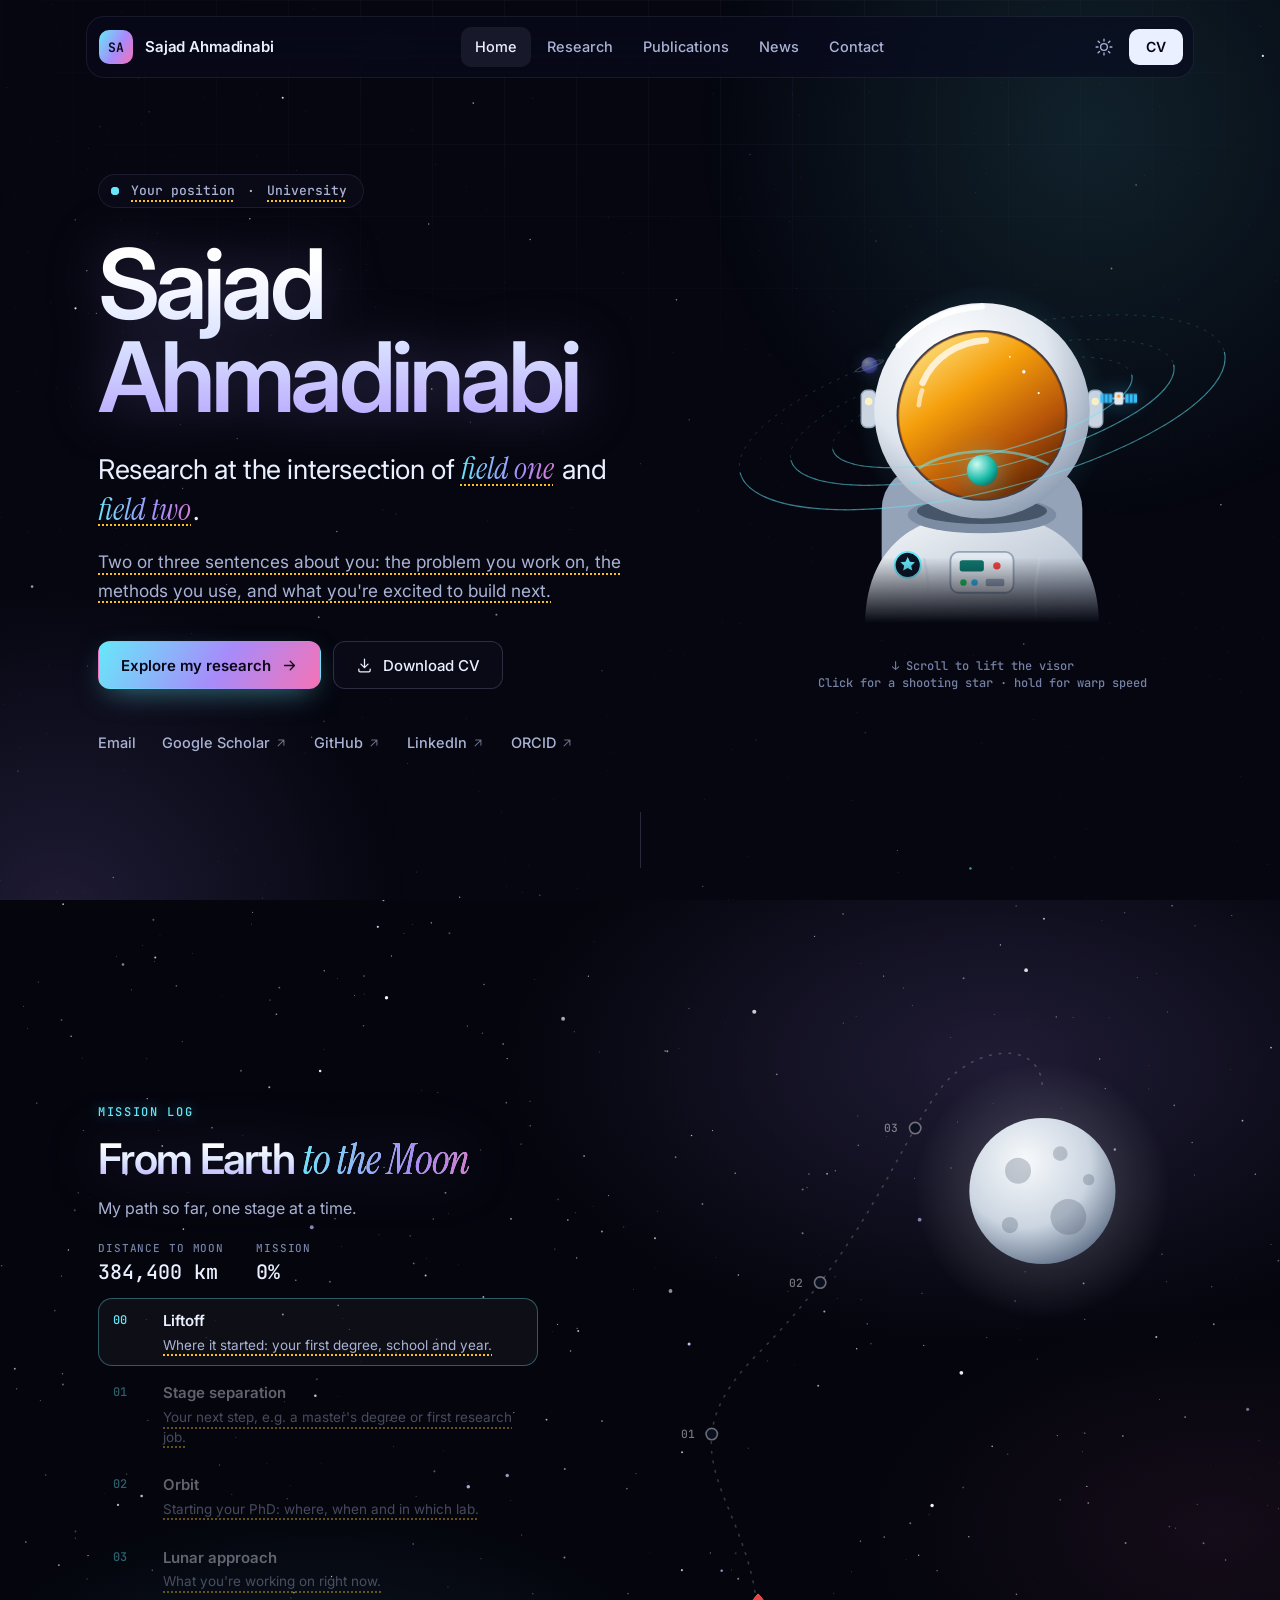
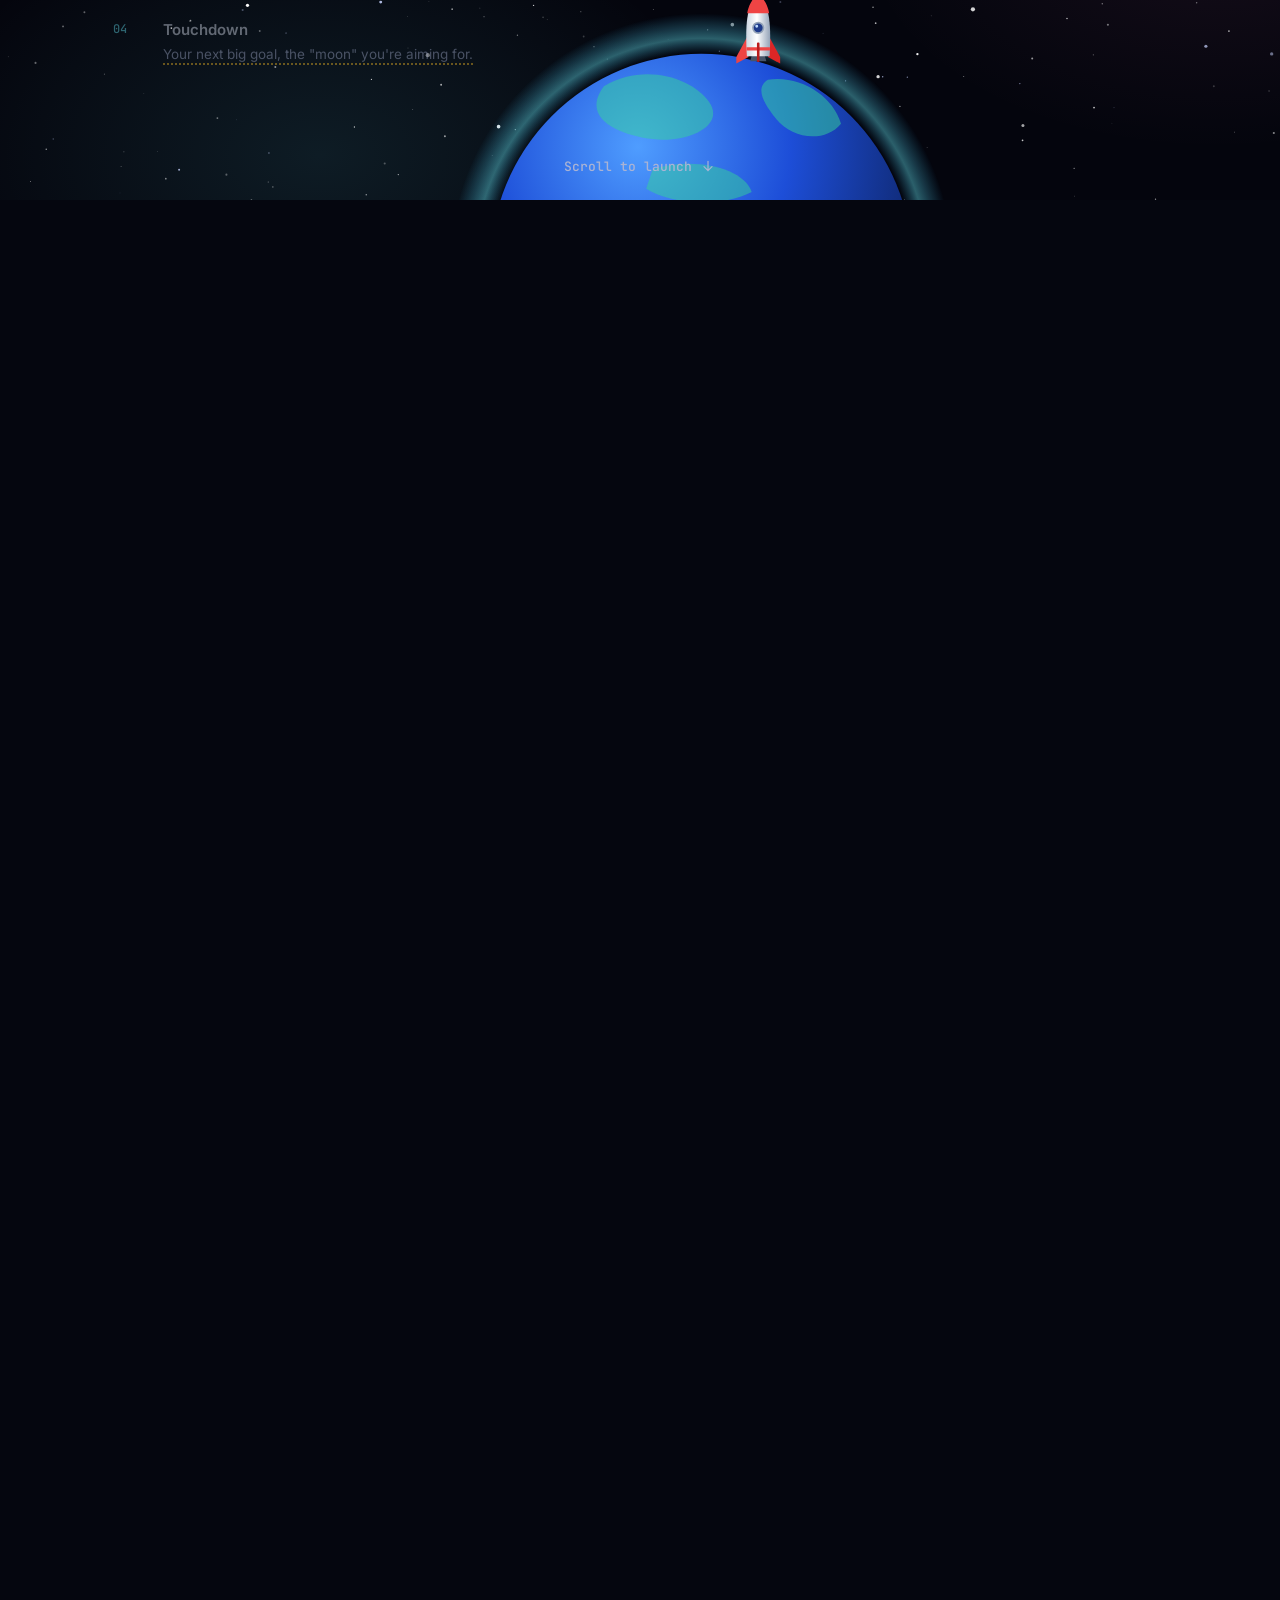
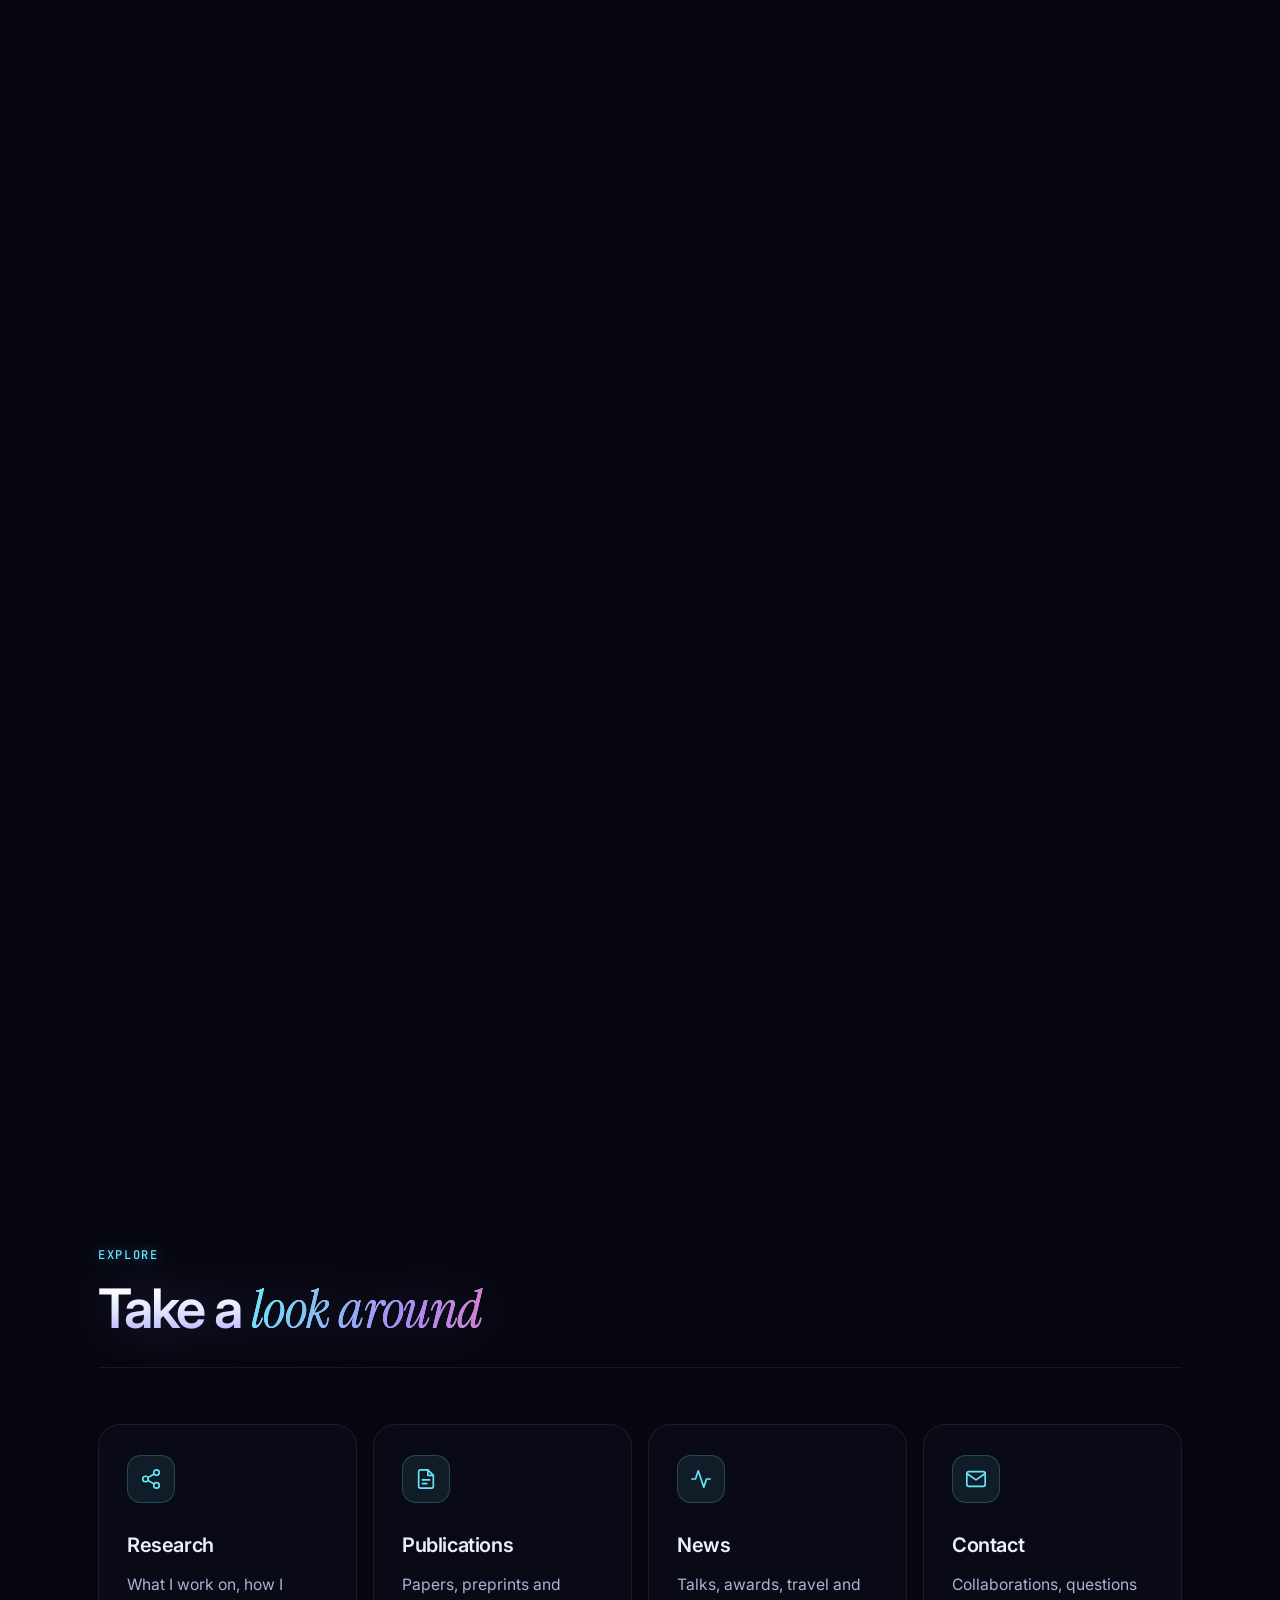
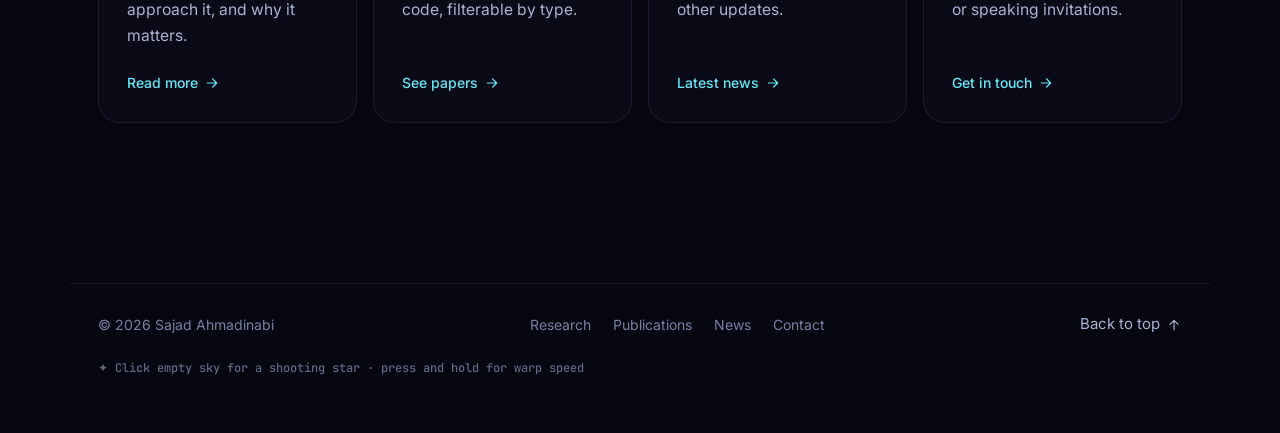
<file: index.html>
<!DOCTYPE html>
<html lang="en" data-theme="dark">
<head>
  <meta charset="utf-8">
  <meta name="viewport" content="width=device-width, initial-scale=1">
  <title>Sajad Ahmadinabi</title>
  <meta name="description" content="Sajad Ahmadinabi: research, publications, news and contact.">
  <meta name="theme-color" content="#05060f">
  <meta property="og:type" content="website">
  <meta property="og:title" content="Sajad Ahmadinabi">
  <meta property="og:description" content="Research, publications, news and contact.">
  <meta property="og:url" content="https://sajadahmadi14.github.io/">
  <script>
    (function () {
      var root = document.documentElement;
      root.classList.add('js');
      try { var t = localStorage.getItem('theme'); if (t) root.dataset.theme = t; } catch (e) {}
    })();
  </script>
  <link rel="icon" href="favicon.svg" type="image/svg+xml">
  <link rel="preconnect" href="https://fonts.googleapis.com">
  <link rel="preconnect" href="https://fonts.gstatic.com" crossorigin>
  <link href="https://fonts.googleapis.com/css2?family=Inter:wght@400;500;600;700&family=Instrument+Serif:ital@0;1&family=JetBrains+Mono:wght@400;500&display=swap" rel="stylesheet">
  <link rel="stylesheet" href="style.css?v=7">
  <script src="script.js?v=7" defer></script>
</head>
<body id="top">
  <!--
    DRAFT CONTENT: text with a dotted amber underline (class="todo") is placeholder.
    Replace it with your own words, then remove the class="todo" from that element.
  -->
  <div class="bg-grid" aria-hidden="true"></div>
  <canvas id="space" class="space-bg" aria-hidden="true"></canvas>

  <!-- ===================== Navigation (same on every page) ===================== -->
  <header class="nav-wrap">
    <nav class="nav" aria-label="Main">
      <a href="index.html" class="logo" aria-label="Home">
        <span class="logo-mark">SA</span>
        <span class="logo-text">Sajad Ahmadinabi</span>
      </a>
      <div class="nav-links" id="nav-links">
        <a href="index.html" aria-current="page">Home</a>
        <a href="research.html">Research</a>
        <a href="publications.html">Publications</a>
        <a href="news.html">News</a>
        <a href="contact.html">Contact</a>
      </div>
      <div class="nav-actions">
        <button class="icon-btn" id="theme-toggle" type="button" aria-label="Switch between light and dark mode">
          <svg class="icon-sun" viewBox="0 0 24 24" aria-hidden="true"><circle cx="12" cy="12" r="4.5"/><path d="M12 1.5v2.5M12 20v2.5M4.2 4.2l1.8 1.8M18 18l1.8 1.8M1.5 12H4M20 12h2.5M4.2 19.8 6 18M18 6l1.8-1.8"/></svg>
          <svg class="icon-moon" viewBox="0 0 24 24" aria-hidden="true"><path d="M21 12.8A9 9 0 1 1 11.2 3a7 7 0 0 0 9.8 9.8z"/></svg>
        </button>
        <a class="btn btn-small" href="cv.pdf">CV</a>
        <button class="icon-btn menu-btn" id="menu-toggle" type="button" aria-label="Open menu" aria-expanded="false" aria-controls="nav-links">
          <svg viewBox="0 0 24 24" aria-hidden="true"><path d="M4 7h16M4 12h16M4 17h16"/></svg>
        </button>
      </div>
    </nav>
  </header>

  <main>
    <!-- ===================== Hero ===================== -->
    <!-- Interactive space scene: click = shooting star, press and hold = warp speed -->
    <section class="hero hero-space" aria-labelledby="name">
      <div class="hero-glow glow-a" aria-hidden="true"></div>
      <div class="hero-glow glow-b" aria-hidden="true"></div>

      <div class="container hero-inner">
        <div class="hero-text">
          <p class="eyebrow reveal">
            <span class="pulse" aria-hidden="true"></span>
            <span class="todo">Your position</span>&nbsp;·&nbsp;<span class="todo">University</span>
          </p>

          <h1 id="name" class="reveal" style="--d:1">Sajad<br>Ahmadinabi</h1>

          <p class="tagline reveal" style="--d:2">
            Research at the intersection of
            <em class="gradient-text todo">field one</em> and
            <em class="gradient-text todo">field two</em>.
          </p>

          <p class="lead reveal" style="--d:3">
            <span class="todo">Two or three sentences about you: the problem you work on, the methods you use,
            and what you're excited to build next.</span>
          </p>

          <div class="hero-cta reveal" style="--d:4">
            <a class="btn btn-primary" href="research.html">
              Explore my research
              <svg viewBox="0 0 24 24" aria-hidden="true"><path d="M5 12h14M13 6l6 6-6 6"/></svg>
            </a>
            <a class="btn btn-ghost" href="cv.pdf">
              <svg viewBox="0 0 24 24" aria-hidden="true"><path d="M12 3v12M7 10l5 5 5-5M4 17v2a2 2 0 0 0 2 2h12a2 2 0 0 0 2-2v-2"/></svg>
              Download CV
            </a>
          </div>

          <!-- Replace each href="#" with your profile link -->
          <ul class="socials reveal" style="--d:5" aria-label="Profiles">
            <li><a href="mailto:you@example.com">Email</a></li>
            <li><a href="#">Google Scholar <svg viewBox="0 0 24 24" aria-hidden="true"><path d="M7 17 17 7M8 7h9v9"/></svg></a></li>
            <li><a href="https://github.com/sajadahmadi14">GitHub <svg viewBox="0 0 24 24" aria-hidden="true"><path d="M7 17 17 7M8 7h9v9"/></svg></a></li>
            <li><a href="#">LinkedIn <svg viewBox="0 0 24 24" aria-hidden="true"><path d="M7 17 17 7M8 7h9v9"/></svg></a></li>
            <li><a href="#">ORCID <svg viewBox="0 0 24 24" aria-hidden="true"><path d="M7 17 17 7M8 7h9v9"/></svg></a></li>
          </ul>
        </div>

        <!-- You are the astronaut: scrolling down lifts the gold visor to show your face.
             The three small worlds orbiting you link to the Research page.
             data-a / data-b = orbit width / height, data-period = seconds per orbit, data-phase = start position (0-1). -->
        <div class="orbit-wrap reveal" style="--d:2">
          <div class="orbit-system" id="orbit-system">
            <svg class="art orbit-rings orbit-back" viewBox="-300 -190 600 380" aria-hidden="true"><g id="rings-back"></g></svg>

            <div class="astronaut" role="img" aria-label="Sajad Ahmadinabi as an astronaut">
              <svg class="art" viewBox="0 0 320 372" aria-hidden="true">
                <defs>
                  <radialGradient id="astro-shell" cx="36%" cy="26%" r="80%">
                    <stop offset="0" stop-color="#ffffff"/>
                    <stop offset="0.55" stop-color="#e2e8f0"/>
                    <stop offset="1" stop-color="#8b9ab0"/>
                  </radialGradient>
                  <linearGradient id="astro-suit" x1="0" y1="0" x2="1" y2="1">
                    <stop offset="0" stop-color="#f8fafc"/>
                    <stop offset="1" stop-color="#a3b1c4"/>
                  </linearGradient>
                  <linearGradient id="astro-visor" x1="0.15" y1="0" x2="0.85" y2="1">
                    <stop offset="0" stop-color="#fde68a"/>
                    <stop offset="0.35" stop-color="#f59e0b"/>
                    <stop offset="0.7" stop-color="#b45309"/>
                    <stop offset="1" stop-color="#451a03"/>
                  </linearGradient>
                  <radialGradient id="astro-glass" cx="35%" cy="25%" r="75%">
                    <stop offset="0" stop-color="#ffffff" stop-opacity="0.22"/>
                    <stop offset="0.5" stop-color="#ffffff" stop-opacity="0"/>
                    <stop offset="1" stop-color="#67e8f9" stop-opacity="0.12"/>
                  </radialGradient>
                  <clipPath id="astro-window"><circle cx="160" cy="145" r="86"/></clipPath>
                  <clipPath id="astro-helmet"><circle cx="160" cy="140" r="116"/></clipPath>
                </defs>

                <!-- Backpack and suit -->
                <rect x="52" y="200" width="216" height="172" rx="46" fill="#94a3b8"/>
                <path d="M 34 372 C 34 292 82 250 160 250 C 238 250 286 292 286 372 Z" fill="url(#astro-suit)"/>
                <path d="M 98 300 C 104 330 104 350 100 372 M 222 300 C 216 330 216 350 220 372" stroke="#cbd5e1" stroke-width="3" fill="none" stroke-linecap="round"/>
                <circle cx="80" cy="306" r="14" fill="#0b1424" stroke="#67e8f9" stroke-width="2"/>
                <path d="M80 297.5l2.4 5 5.4.6-4 3.7 1.1 5.3-4.9-2.8-4.9 2.8 1.1-5.3-4-3.7 5.4-.6z" fill="#67e8f9"/>
                <rect x="126" y="292" width="68" height="44" rx="9" fill="#e2e8f0" stroke="#94a3b8" stroke-width="2"/>
                <rect x="136" y="301" width="26" height="12" rx="3" fill="#0f766e"/>
                <circle cx="176" cy="307" r="4" fill="#ef4444"/>
                <circle cx="140" cy="325" r="3.5" fill="#22c55e"/>
                <circle cx="152" cy="325" r="3.5" fill="#38bdf8"/>
                <rect x="164" y="321" width="20" height="8" rx="2" fill="#94a3b8"/>
                <ellipse cx="160" cy="252" rx="80" ry="20" fill="#7c8ca3"/>
                <ellipse cx="160" cy="248" rx="70" ry="14" fill="#475569"/>

                <!-- Helmet lamps and shell -->
                <rect x="30" y="118" width="16" height="40" rx="6" fill="#cbd5e1" stroke="#94a3b8" stroke-width="1.5"/>
                <circle cx="38" cy="130" r="4" fill="#fef3c7"/>
                <rect x="274" y="118" width="16" height="40" rx="6" fill="#cbd5e1" stroke="#94a3b8" stroke-width="1.5"/>
                <circle cx="282" cy="130" r="4" fill="#fef3c7"/>
                <circle cx="160" cy="140" r="116" fill="url(#astro-shell)"/>
                <circle cx="160" cy="145" r="92" fill="#334155"/>

                <!-- Inside the helmet: your face -->
                <g clip-path="url(#astro-window)">
                  <rect x="70" y="55" width="180" height="180" fill="#0b1220"/>
                  <g class="astro-placeholder">
                    <circle cx="160" cy="132" r="34" fill="#334155"/>
                    <path d="M 96 236 C 100 192 128 176 160 176 C 192 176 220 192 224 236 Z" fill="#334155"/>
                    <text x="160" y="214" text-anchor="middle" class="astro-ph-text">your photo</text>
                  </g>
                  <!-- YOUR PHOTO: save a square headshot as photo.jpg in this folder, then delete the two comment marks around the next line. -->
                  <!-- <image href="photo.jpg" x="74" y="59" width="172" height="172" preserveAspectRatio="xMidYMid slice"/> -->
                  <circle cx="160" cy="145" r="86" fill="url(#astro-glass)"/>
                </g>

                <!-- Gold visor: script.js slides it up as you scroll -->
                <g clip-path="url(#astro-helmet)">
                  <g id="visor">
                    <circle cx="160" cy="145" r="90" fill="url(#astro-visor)"/>
                    <path d="M 96 110 C 108 82 134 66 164 64" stroke="#ffffff" stroke-opacity="0.75" stroke-width="7" fill="none" stroke-linecap="round"/>
                    <path d="M 92 134 C 92.5 128 93.5 123 95.5 118" stroke="#ffffff" stroke-opacity="0.6" stroke-width="5" fill="none" stroke-linecap="round"/>
                    <path d="M 92 202 C 130 178 196 178 232 198" stroke="#67e8f9" stroke-opacity="0.55" stroke-width="3" fill="none"/>
                    <circle cx="205" cy="98" r="1.8" fill="#ffffff"/>
                    <circle cx="221" cy="121" r="1.2" fill="#ffffff"/>
                    <circle cx="190" cy="82" r="1" fill="#ffffff"/>
                    <circle cx="160" cy="145" r="90" fill="none" stroke="#78350f" stroke-opacity="0.5" stroke-width="2"/>
                  </g>
                </g>
                <path d="M 70 70 C 92 44 126 30 160 28" stroke="#ffffff" stroke-opacity="0.9" stroke-width="6" fill="none" stroke-linecap="round"/>
              </svg>
              <span class="astro-hello">Hi, I'm Sajad</span>
            </div>

            <svg class="art orbit-rings orbit-front" viewBox="-300 -190 600 380" aria-hidden="true"><g id="rings-front"></g></svg>

            <a class="body body-a" href="research.html" data-a="215" data-b="62" data-period="16" data-phase="0.15">
              <span class="body-dot"></span>
              <span class="body-label todo">Field one</span>
            </a>
            <a class="body body-b" href="research.html" data-a="272" data-b="86" data-period="27" data-phase="0.62">
              <span class="body-dot"></span>
              <span class="body-label todo">Field two</span>
            </a>
            <a class="body body-sat" href="research.html" data-a="168" data-b="46" data-period="10" data-phase="0.9">
              <svg class="art sat" viewBox="0 0 40 24" width="36" height="22" aria-hidden="true">
                <rect x="0" y="7" width="13" height="10" rx="1" fill="#38bdf8"/>
                <rect x="27" y="7" width="13" height="10" rx="1" fill="#38bdf8"/>
                <path d="M4.3 7v10M8.7 7v10M31.3 7v10M35.7 7v10" stroke="#0c4a6e" stroke-width="1"/>
                <rect x="13" y="11" width="14" height="2" fill="#94a3b8"/>
                <rect x="15" y="5" width="10" height="14" rx="2.5" fill="#e2e8f0"/>
                <circle cx="20" cy="9.5" r="1.8" fill="#f59e0b"/>
              </svg>
              <span class="body-label todo">Current project</span>
            </a>
          </div>
          <p class="space-hint">
            <span class="hint-visor">↓ Scroll to lift the visor</span><br>
            <span class="hint-mouse">Click for a shooting star · hold for warp speed</span>
            <span class="hint-touch">Tap for a shooting star · hold for warp speed</span>
          </p>
        </div>
      </div>

      <a href="#journey" class="scroll-cue" aria-label="Scroll to the mission log"><span></span></a>
    </section>

    <!-- ===================== Rocket journey ===================== -->
    <!-- Scrolling through this section flies the rocket from Earth to the Moon.
         Each mission-log item has data-at = how far along the flight it lights up (0 = launch, 0.985 = landing). -->
    <section class="journey" id="journey" aria-labelledby="journey-title">
      <div class="journey-sticky">
        <canvas class="stars" aria-hidden="true"></canvas>
        <span class="shooting-star s1" aria-hidden="true"></span>
        <span class="shooting-star s2" aria-hidden="true"></span>

        <svg class="art journey-scene" viewBox="0 0 800 1000" preserveAspectRatio="xMidYMax meet" aria-hidden="true">
          <defs>
            <radialGradient id="earth-fill" cx="35%" cy="22%" r="80%">
              <stop offset="0" stop-color="#4f9dff"/>
              <stop offset="0.45" stop-color="#1d4ed8"/>
              <stop offset="1" stop-color="#0a1a4a"/>
            </radialGradient>
            <radialGradient id="earth-atmo" cx="50%" cy="50%" r="50%">
              <stop offset="0.84" stop-color="#38bdf8" stop-opacity="0"/>
              <stop offset="0.9" stop-color="#67e8f9" stop-opacity="0.4"/>
              <stop offset="1" stop-color="#38bdf8" stop-opacity="0"/>
            </radialGradient>
            <radialGradient id="moon-fill" cx="38%" cy="30%" r="75%">
              <stop offset="0" stop-color="#f8fafc"/>
              <stop offset="0.6" stop-color="#cbd5e1"/>
              <stop offset="1" stop-color="#64748b"/>
            </radialGradient>
            <radialGradient id="moon-halo" cx="50%" cy="50%" r="50%">
              <stop offset="0.5" stop-color="#e2e8f0" stop-opacity="0.2"/>
              <stop offset="1" stop-color="#e2e8f0" stop-opacity="0"/>
            </radialGradient>
            <linearGradient id="trail-grad" x1="0" y1="1" x2="1" y2="0">
              <stop offset="0" stop-color="#67e8f9"/>
              <stop offset="0.55" stop-color="#a78bfa"/>
              <stop offset="1" stop-color="#f472b6"/>
            </linearGradient>
            <linearGradient id="flame-grad" x1="0" y1="0" x2="0" y2="1">
              <stop offset="0" stop-color="#fff7ae"/>
              <stop offset="0.35" stop-color="#fbbf24"/>
              <stop offset="0.75" stop-color="#f97316"/>
              <stop offset="1" stop-color="#ef4444" stop-opacity="0"/>
            </linearGradient>
            <linearGradient id="body-grad" x1="0" y1="0" x2="1" y2="0">
              <stop offset="0" stop-color="#cbd5e1"/>
              <stop offset="0.45" stop-color="#ffffff"/>
              <stop offset="1" stop-color="#94a3b8"/>
            </linearGradient>
            <clipPath id="earth-clip"><circle cx="180" cy="1080" r="260"/></clipPath>
          </defs>

          <!-- Earth -->
          <circle cx="180" cy="1080" r="310" fill="url(#earth-atmo)"/>
          <circle cx="180" cy="1080" r="260" fill="url(#earth-fill)"/>
          <g clip-path="url(#earth-clip)" fill="#34d399" opacity="0.5">
            <path d="M60 860 C 110 830 170 850 190 880 C 210 910 160 930 120 925 C 80 920 30 900 60 860 Z"/>
            <path d="M262 852 C 302 846 342 872 352 906 C 332 930 292 925 272 900 C 256 880 246 862 262 852 Z"/>
            <path d="M120 962 C 170 946 232 960 242 990 C 202 1010 142 1005 112 986 Z"/>
          </g>

          <!-- Moon -->
          <circle class="moon-glow" cx="600" cy="250" r="160" fill="url(#moon-halo)"/>
          <circle cx="600" cy="250" r="90" fill="url(#moon-fill)"/>
          <g fill="#475569" opacity="0.28">
            <circle cx="570" cy="225" r="16"/>
            <circle cx="632" cy="282" r="22"/>
            <circle cx="622" cy="204" r="9"/>
            <circle cx="560" cy="292" r="10"/>
            <circle cx="657" cy="236" r="7"/>
          </g>

          <!-- Flight path: dotted guide + glowing trail that grows as you scroll -->
          <path id="flight-path" d="M 250 792 C 250 630 120 580 250 450 S 420 200 470 130 C 510 70 600 60 600 124"
                fill="none" stroke="rgba(255,255,255,0.2)" stroke-width="2" stroke-dasharray="2 10" stroke-linecap="round"/>
          <path id="flight-trail" d="M 250 792 C 250 630 120 580 250 450 S 420 200 470 130 C 510 70 600 60 600 124"
                fill="none" stroke="url(#trail-grad)" stroke-width="3" stroke-linecap="round"/>
          <g id="markers"></g>

          <!-- Landing: ring + flag -->
          <circle class="touchdown" cx="600" cy="160" r="12" fill="none" stroke="#67e8f9" stroke-width="2"/>
          <g class="flag">
            <line x1="646" y1="174" x2="646" y2="118" stroke="#e2e8f0" stroke-width="2.5" stroke-linecap="round"/>
            <path d="M647 119 L 684 128 L 647 139 Z" fill="#67e8f9"/>
          </g>

          <!-- Rocket (drawn pointing up, centred on its body) -->
          <g id="rocket" transform="translate(250 792)">
            <g class="flame-wrap">
              <path id="flame" d="M -9 34 Q -12 56 0 86 Q 12 56 9 34 Z" fill="url(#flame-grad)"/>
              <path d="M -4.5 34 Q -6 48 0 62 Q 6 48 4.5 34 Z" fill="#fffbe6"/>
            </g>
            <path d="M -13 6 L -27 32 L -27 40 L -12 32 Z" fill="#ef4444"/>
            <path d="M 13 6 L 27 32 L 27 40 L 12 32 Z" fill="#dc2626"/>
            <path d="M -8 30 L 8 30 L 10 37 L -10 37 Z" fill="#475569"/>
            <path d="M 0 -46 C 15 -32 16 -6 14 31 L -14 31 C -16 -6 -15 -32 0 -46 Z" fill="url(#body-grad)"/>
            <path d="M 0 -46 C 8 -39 12 -31 13.5 -22 L -13.5 -22 C -12 -31 -8 -39 0 -46 Z" fill="#ef4444"/>
            <rect x="-14.4" y="20" width="28.8" height="4" fill="#ef4444"/>
            <rect x="-1.6" y="14" width="3.2" height="24" rx="1.2" fill="#b91c1c"/>
            <circle cy="-4" r="7.5" fill="#94a3b8"/>
            <circle cy="-4" r="5.5" fill="#1e3a8a"/>
            <circle cx="-1.8" cy="-6" r="1.8" fill="#bfdbfe"/>
          </g>
        </svg>

        <div class="container journey-ui">
          <div class="journey-head">
            <span class="section-num">Mission log</span>
            <h2 id="journey-title">From Earth <em>to the Moon</em></h2>
            <p class="journey-sub">My path so far, one stage at a time.</p>
          </div>

          <dl class="hud">
            <div><dt>Distance to Moon</dt><dd data-distance>384,400 km</dd></div>
            <div><dt>Mission</dt><dd data-progress>0%</dd></div>
          </dl>

          <ol class="mission-log">
            <li data-at="0">
              <span class="ml-num">00</span>
              <div><b>Liftoff</b><p class="todo">Where it started: your first degree, school and year.</p></div>
            </li>
            <li data-at="0.27">
              <span class="ml-num">01</span>
              <div><b>Stage separation</b><p class="todo">Your next step, e.g. a master's degree or first research job.</p></div>
            </li>
            <li data-at="0.52">
              <span class="ml-num">02</span>
              <div><b>Orbit</b><p class="todo">Starting your PhD: where, when and in which lab.</p></div>
            </li>
            <li data-at="0.76">
              <span class="ml-num">03</span>
              <div><b>Lunar approach</b><p class="todo">What you're working on right now.</p></div>
            </li>
            <li data-at="0.985">
              <span class="ml-num">04</span>
              <div><b>Touchdown</b><p class="todo">Your next big goal, the "moon" you're aiming for.</p></div>
            </li>
          </ol>
        </div>

        <p class="journey-hint">
          Scroll to launch
          <svg viewBox="0 0 24 24" aria-hidden="true"><path d="M12 5v14M6 13l6 6 6-6"/></svg>
        </p>
      </div>
    </section>

    <!-- ===================== Explore ===================== -->
    <section class="section" aria-labelledby="explore-title">
      <div class="container">
        <div class="section-head reveal">
          <div>
            <span class="section-num">Explore</span>
            <h2 id="explore-title">Take a <em>look around</em></h2>
          </div>
        </div>

        <div class="explore">
          <a class="card explore-card reveal" href="research.html">
            <div class="card-icon">
              <svg viewBox="0 0 24 24" aria-hidden="true"><circle cx="18" cy="5" r="3"/><circle cx="6" cy="12" r="3"/><circle cx="18" cy="19" r="3"/><path d="m8.6 13.5 6.8 4M15.4 6.5l-6.8 4"/></svg>
            </div>
            <h3>Research</h3>
            <p>What I work on, how I approach it, and why it matters.</p>
            <span class="go">Read more <svg viewBox="0 0 24 24" aria-hidden="true"><path d="M5 12h14M13 6l6 6-6 6"/></svg></span>
          </a>
          <a class="card explore-card reveal" style="--d:1" href="publications.html">
            <div class="card-icon">
              <svg viewBox="0 0 24 24" aria-hidden="true"><path d="M14 2H6a2 2 0 0 0-2 2v16a2 2 0 0 0 2 2h12a2 2 0 0 0 2-2V8z"/><path d="M14 2v6h6M8 13h8M8 17h5"/></svg>
            </div>
            <h3>Publications</h3>
            <p>Papers, preprints and code, filterable by type.</p>
            <span class="go">See papers <svg viewBox="0 0 24 24" aria-hidden="true"><path d="M5 12h14M13 6l6 6-6 6"/></svg></span>
          </a>
          <a class="card explore-card reveal" style="--d:2" href="news.html">
            <div class="card-icon">
              <svg viewBox="0 0 24 24" aria-hidden="true"><path d="M22 12h-4l-3 9L9 3l-3 9H2"/></svg>
            </div>
            <h3>News</h3>
            <p>Talks, awards, travel and other updates.</p>
            <span class="go">Latest news <svg viewBox="0 0 24 24" aria-hidden="true"><path d="M5 12h14M13 6l6 6-6 6"/></svg></span>
          </a>
          <a class="card explore-card reveal" style="--d:3" href="contact.html">
            <div class="card-icon">
              <svg viewBox="0 0 24 24" aria-hidden="true"><rect x="2" y="4" width="20" height="16" rx="2"/><path d="m22 6-10 7L2 6"/></svg>
            </div>
            <h3>Contact</h3>
            <p>Collaborations, questions or speaking invitations.</p>
            <span class="go">Get in touch <svg viewBox="0 0 24 24" aria-hidden="true"><path d="M5 12h14M13 6l6 6-6 6"/></svg></span>
          </a>
        </div>
      </div>
    </section>
  </main>

  <!-- ===================== Footer (same on every page) ===================== -->
  <footer class="footer">
    <div class="container footer-inner">
      <span>© 2026 Sajad Ahmadinabi</span>
      <nav class="footer-links" aria-label="Footer">
        <a href="research.html">Research</a>
        <a href="publications.html">Publications</a>
        <a href="news.html">News</a>
        <a href="contact.html">Contact</a>
      </nav>
      <a href="#top" class="text-link">Back to top
        <svg viewBox="0 0 24 24" aria-hidden="true"><path d="M12 19V5M6 11l6-6 6 6"/></svg>
      </a>
    </div>
    <p class="container sky-hint">✦ Click empty sky for a shooting star · press and hold for warp speed</p>
  </footer>
</body>
</html>
</file>
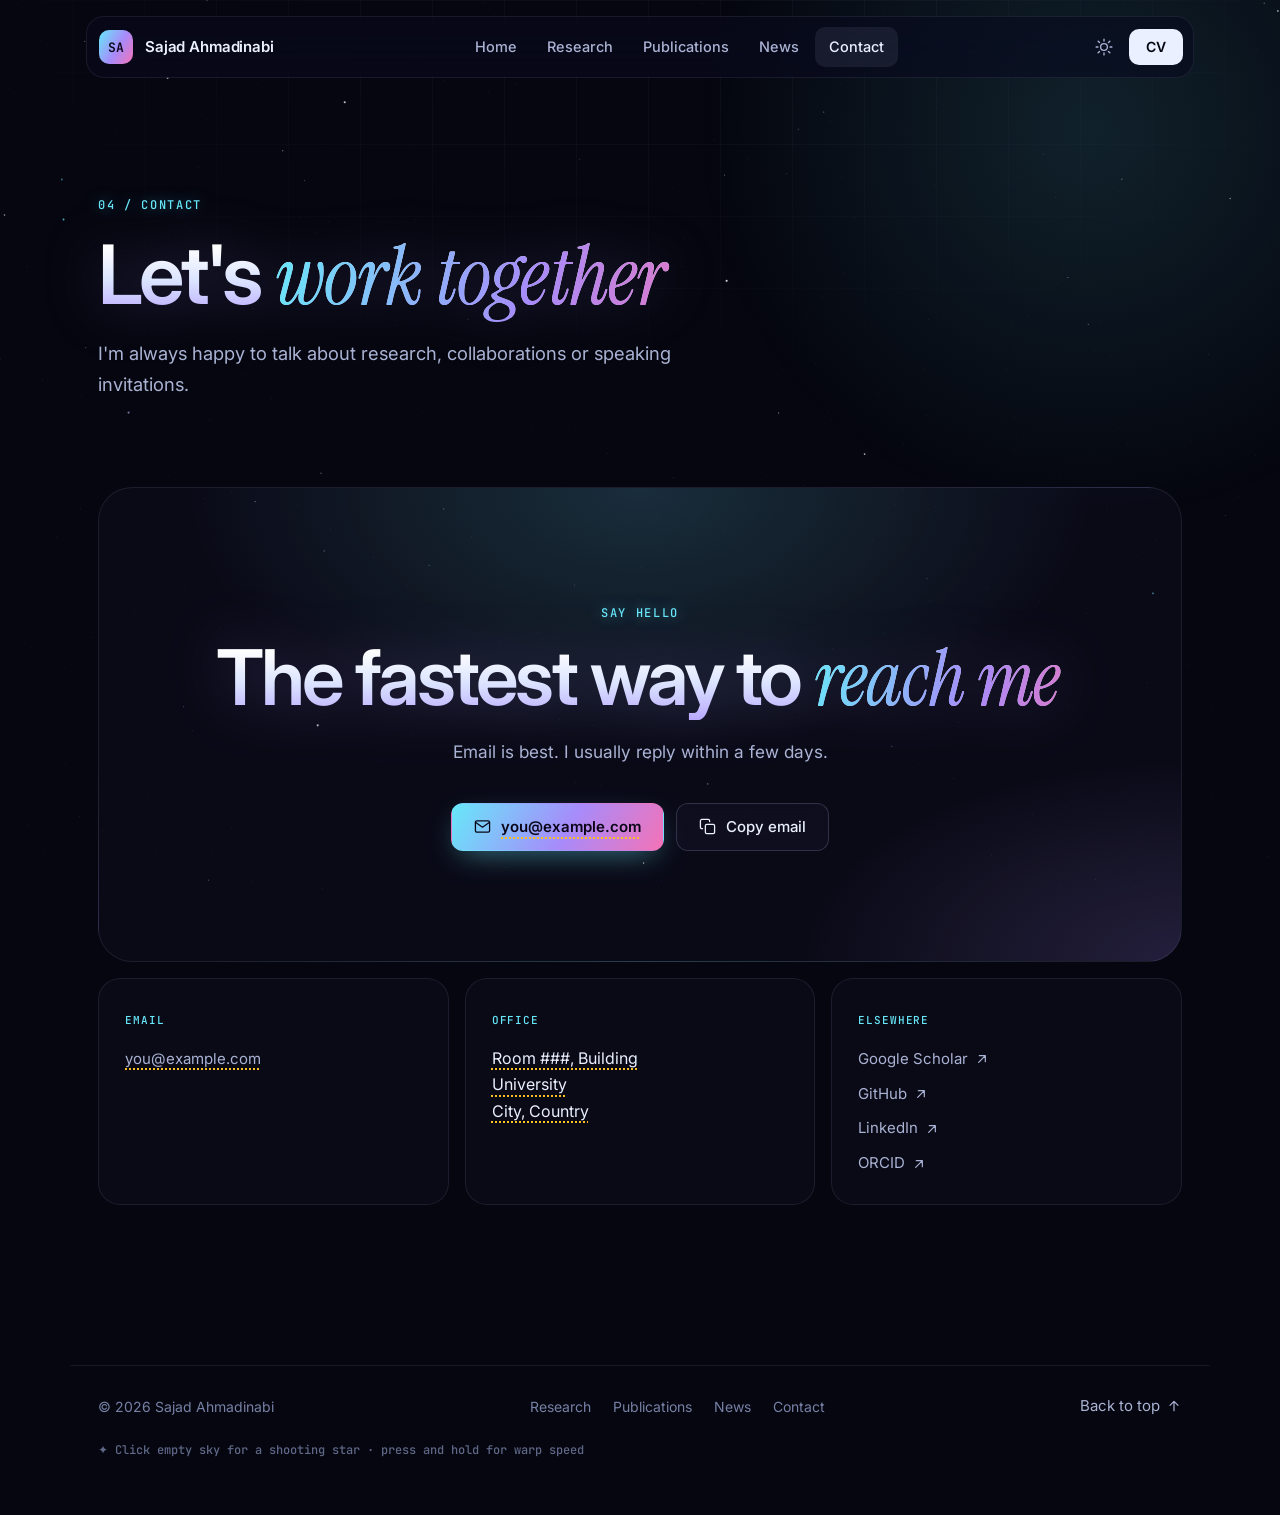
<file: contact.html>
<!DOCTYPE html>
<html lang="en" data-theme="dark">
<head>
  <meta charset="utf-8">
  <meta name="viewport" content="width=device-width, initial-scale=1">
  <title>Contact · Sajad Ahmadinabi</title>
  <meta name="description" content="How to get in touch with Sajad Ahmadinabi.">
  <meta name="theme-color" content="#05060f">
  <meta property="og:type" content="website">
  <meta property="og:title" content="Contact · Sajad Ahmadinabi">
  <meta property="og:url" content="https://sajadahmadi14.github.io/contact.html">
  <script>
    (function () {
      var root = document.documentElement;
      root.classList.add('js');
      try { var t = localStorage.getItem('theme'); if (t) root.dataset.theme = t; } catch (e) {}
    })();
  </script>
  <link rel="icon" href="favicon.svg" type="image/svg+xml">
  <link rel="preconnect" href="https://fonts.googleapis.com">
  <link rel="preconnect" href="https://fonts.gstatic.com" crossorigin>
  <link href="https://fonts.googleapis.com/css2?family=Inter:wght@400;500;600;700&family=Instrument+Serif:ital@0;1&family=JetBrains+Mono:wght@400;500&display=swap" rel="stylesheet">
  <link rel="stylesheet" href="style.css?v=7">
  <script src="script.js?v=7" defer></script>
</head>
<body id="top">
  <div class="bg-grid" aria-hidden="true"></div>
  <canvas id="space" class="space-bg" aria-hidden="true"></canvas>

  <header class="nav-wrap">
    <nav class="nav" aria-label="Main">
      <a href="index.html" class="logo" aria-label="Home">
        <span class="logo-mark">SA</span>
        <span class="logo-text">Sajad Ahmadinabi</span>
      </a>
      <div class="nav-links" id="nav-links">
        <a href="index.html">Home</a>
        <a href="research.html">Research</a>
        <a href="publications.html">Publications</a>
        <a href="news.html">News</a>
        <a href="contact.html" aria-current="page">Contact</a>
      </div>
      <div class="nav-actions">
        <button class="icon-btn" id="theme-toggle" type="button" aria-label="Switch between light and dark mode">
          <svg class="icon-sun" viewBox="0 0 24 24" aria-hidden="true"><circle cx="12" cy="12" r="4.5"/><path d="M12 1.5v2.5M12 20v2.5M4.2 4.2l1.8 1.8M18 18l1.8 1.8M1.5 12H4M20 12h2.5M4.2 19.8 6 18M18 6l1.8-1.8"/></svg>
          <svg class="icon-moon" viewBox="0 0 24 24" aria-hidden="true"><path d="M21 12.8A9 9 0 1 1 11.2 3a7 7 0 0 0 9.8 9.8z"/></svg>
        </button>
        <a class="btn btn-small" href="cv.pdf">CV</a>
        <button class="icon-btn menu-btn" id="menu-toggle" type="button" aria-label="Open menu" aria-expanded="false" aria-controls="nav-links">
          <svg viewBox="0 0 24 24" aria-hidden="true"><path d="M4 7h16M4 12h16M4 17h16"/></svg>
        </button>
      </div>
    </nav>
  </header>

  <main>
    <header class="page-hero">
      <div class="hero-glow glow-a" aria-hidden="true"></div>
      <div class="container">
        <span class="section-num reveal">04 / Contact</span>
        <h1 class="page-title reveal" style="--d:1">Let's <em>work together</em></h1>
        <p class="page-sub reveal" style="--d:2">I'm always happy to talk about research, collaborations or speaking invitations.</p>
      </div>
    </header>

    <section class="section section-tight" aria-label="Contact details">
      <div class="container">
        <!-- Your email appears 4 times on this page (search for you@example.com) and once on the home page. -->
        <div class="contact-card reveal">
          <span class="section-num">Say hello</span>
          <h2>The fastest way to <em>reach me</em></h2>
          <p>Email is best. I usually reply within a few days.</p>
          <div class="contact-actions">
            <a class="btn btn-primary" href="mailto:you@example.com">
              <svg viewBox="0 0 24 24" aria-hidden="true"><rect x="2" y="4" width="20" height="16" rx="2"/><path d="m22 6-10 7L2 6"/></svg>
              <span class="todo">you@example.com</span>
            </a>
            <button class="btn btn-ghost" id="copy-email" type="button" data-email="you@example.com">
              <svg viewBox="0 0 24 24" aria-hidden="true"><rect x="9" y="9" width="13" height="13" rx="2"/><path d="M5 15H4a2 2 0 0 1-2-2V4a2 2 0 0 1 2-2h9a2 2 0 0 1 2 2v1"/></svg>
              <span>Copy email</span>
            </button>
          </div>
        </div>

        <div class="contact-grid">
          <div class="info-card reveal">
            <span class="info-label">Email</span>
            <p><a class="text-link" href="mailto:you@example.com"><span class="todo">you@example.com</span></a></p>
          </div>
          <div class="info-card reveal" style="--d:1">
            <span class="info-label">Office</span>
            <p class="todo">Room ###, Building<br>University<br>City, Country</p>
          </div>
          <div class="info-card reveal" style="--d:2">
            <span class="info-label">Elsewhere</span>
            <!-- Replace each href="#" with your profile link -->
            <ul>
              <li><a class="text-link" href="#">Google Scholar <svg viewBox="0 0 24 24" aria-hidden="true"><path d="M7 17 17 7M8 7h9v9"/></svg></a></li>
              <li><a class="text-link" href="https://github.com/sajadahmadi14">GitHub <svg viewBox="0 0 24 24" aria-hidden="true"><path d="M7 17 17 7M8 7h9v9"/></svg></a></li>
              <li><a class="text-link" href="#">LinkedIn <svg viewBox="0 0 24 24" aria-hidden="true"><path d="M7 17 17 7M8 7h9v9"/></svg></a></li>
              <li><a class="text-link" href="#">ORCID <svg viewBox="0 0 24 24" aria-hidden="true"><path d="M7 17 17 7M8 7h9v9"/></svg></a></li>
            </ul>
          </div>
        </div>
      </div>
    </section>
  </main>

  <footer class="footer">
    <div class="container footer-inner">
      <span>© 2026 Sajad Ahmadinabi</span>
      <nav class="footer-links" aria-label="Footer">
        <a href="research.html">Research</a>
        <a href="publications.html">Publications</a>
        <a href="news.html">News</a>
        <a href="contact.html">Contact</a>
      </nav>
      <a href="#top" class="text-link">Back to top
        <svg viewBox="0 0 24 24" aria-hidden="true"><path d="M12 19V5M6 11l6-6 6 6"/></svg>
      </a>
    </div>
    <p class="container sky-hint">✦ Click empty sky for a shooting star · press and hold for warp speed</p>
  </footer>
</body>
</html>
</file>
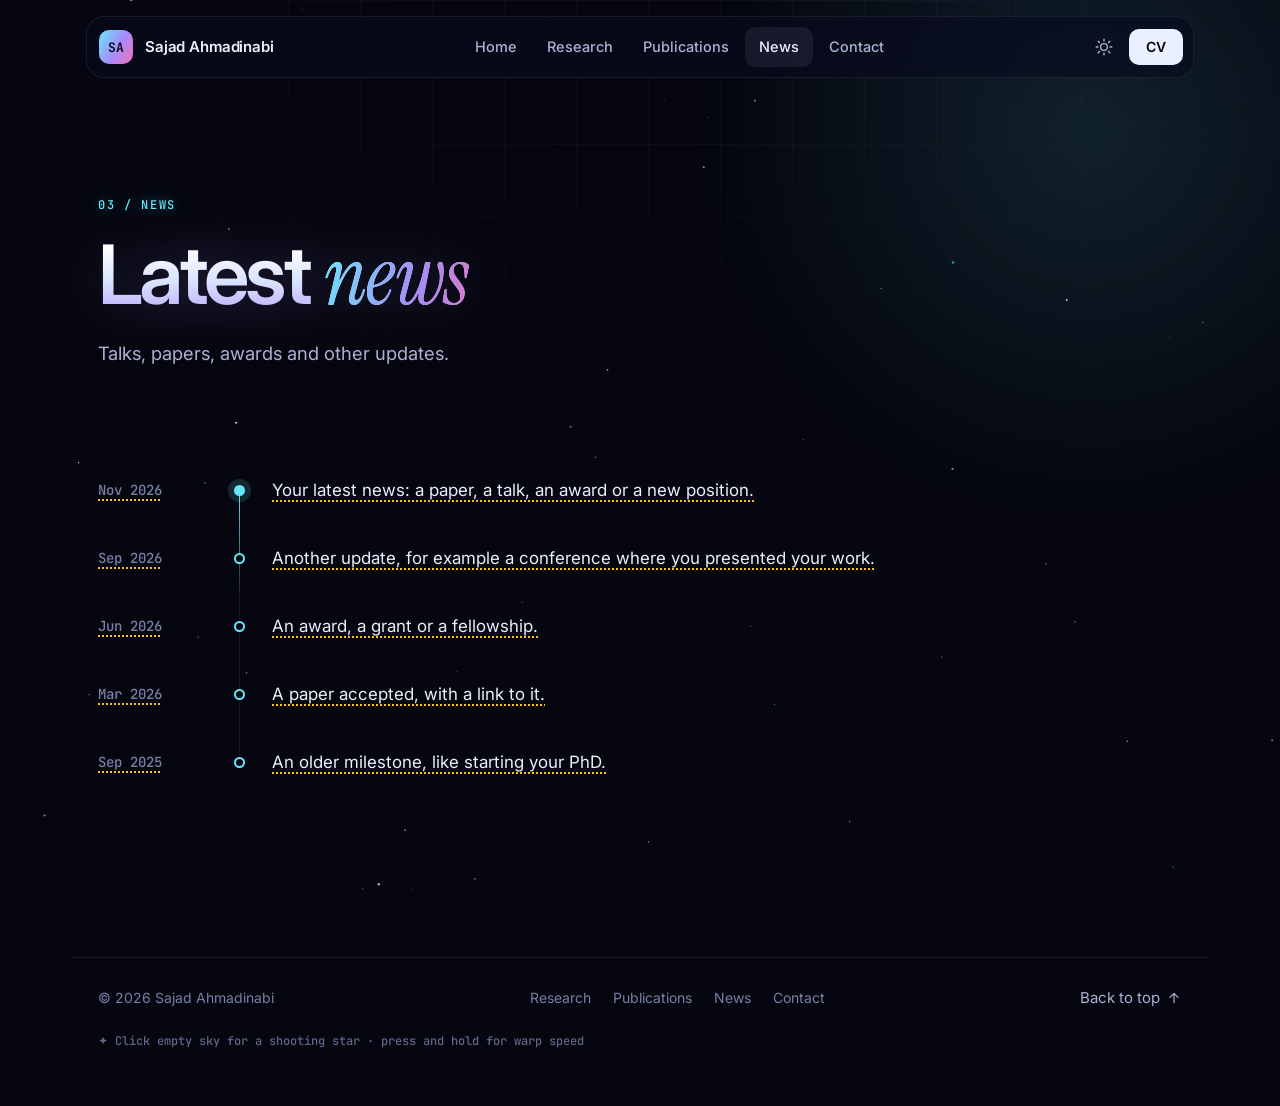
<file: news.html>
<!DOCTYPE html>
<html lang="en" data-theme="dark">
<head>
  <meta charset="utf-8">
  <meta name="viewport" content="width=device-width, initial-scale=1">
  <title>News · Sajad Ahmadinabi</title>
  <meta name="description" content="News and updates from Sajad Ahmadinabi.">
  <meta name="theme-color" content="#05060f">
  <meta property="og:type" content="website">
  <meta property="og:title" content="News · Sajad Ahmadinabi">
  <meta property="og:url" content="https://sajadahmadi14.github.io/news.html">
  <script>
    (function () {
      var root = document.documentElement;
      root.classList.add('js');
      try { var t = localStorage.getItem('theme'); if (t) root.dataset.theme = t; } catch (e) {}
    })();
  </script>
  <link rel="icon" href="favicon.svg" type="image/svg+xml">
  <link rel="preconnect" href="https://fonts.googleapis.com">
  <link rel="preconnect" href="https://fonts.gstatic.com" crossorigin>
  <link href="https://fonts.googleapis.com/css2?family=Inter:wght@400;500;600;700&family=Instrument+Serif:ital@0;1&family=JetBrains+Mono:wght@400;500&display=swap" rel="stylesheet">
  <link rel="stylesheet" href="style.css?v=7">
  <script src="script.js?v=7" defer></script>
</head>
<body id="top">
  <div class="bg-grid" aria-hidden="true"></div>
  <canvas id="space" class="space-bg" aria-hidden="true"></canvas>

  <header class="nav-wrap">
    <nav class="nav" aria-label="Main">
      <a href="index.html" class="logo" aria-label="Home">
        <span class="logo-mark">SA</span>
        <span class="logo-text">Sajad Ahmadinabi</span>
      </a>
      <div class="nav-links" id="nav-links">
        <a href="index.html">Home</a>
        <a href="research.html">Research</a>
        <a href="publications.html">Publications</a>
        <a href="news.html" aria-current="page">News</a>
        <a href="contact.html">Contact</a>
      </div>
      <div class="nav-actions">
        <button class="icon-btn" id="theme-toggle" type="button" aria-label="Switch between light and dark mode">
          <svg class="icon-sun" viewBox="0 0 24 24" aria-hidden="true"><circle cx="12" cy="12" r="4.5"/><path d="M12 1.5v2.5M12 20v2.5M4.2 4.2l1.8 1.8M18 18l1.8 1.8M1.5 12H4M20 12h2.5M4.2 19.8 6 18M18 6l1.8-1.8"/></svg>
          <svg class="icon-moon" viewBox="0 0 24 24" aria-hidden="true"><path d="M21 12.8A9 9 0 1 1 11.2 3a7 7 0 0 0 9.8 9.8z"/></svg>
        </button>
        <a class="btn btn-small" href="cv.pdf">CV</a>
        <button class="icon-btn menu-btn" id="menu-toggle" type="button" aria-label="Open menu" aria-expanded="false" aria-controls="nav-links">
          <svg viewBox="0 0 24 24" aria-hidden="true"><path d="M4 7h16M4 12h16M4 17h16"/></svg>
        </button>
      </div>
    </nav>
  </header>

  <main>
    <header class="page-hero">
      <div class="hero-glow glow-a" aria-hidden="true"></div>
      <div class="container">
        <span class="section-num reveal">03 / News</span>
        <h1 class="page-title reveal" style="--d:1">Latest <em>news</em></h1>
        <p class="page-sub reveal" style="--d:2">Talks, papers, awards and other updates.</p>
      </div>
    </header>

    <section class="section section-tight" aria-label="News items">
      <div class="container">
        <!-- Newest first. Copy an <li> for each update. -->
        <ol class="timeline">
          <li class="reveal">
            <time datetime="2026-11" class="todo">Nov 2026</time>
            <p class="todo">Your latest news: a paper, a talk, an award or a new position.</p>
          </li>
          <li class="reveal">
            <time datetime="2026-09" class="todo">Sep 2026</time>
            <p class="todo">Another update, for example a conference where you presented your work.</p>
          </li>
          <li class="reveal">
            <time datetime="2026-06" class="todo">Jun 2026</time>
            <p class="todo">An award, a grant or a fellowship.</p>
          </li>
          <li class="reveal">
            <time datetime="2026-03" class="todo">Mar 2026</time>
            <p class="todo">A paper accepted, with a link to it.</p>
          </li>
          <li class="reveal">
            <time datetime="2025-09" class="todo">Sep 2025</time>
            <p class="todo">An older milestone, like starting your PhD.</p>
          </li>
        </ol>
      </div>
    </section>
  </main>

  <footer class="footer">
    <div class="container footer-inner">
      <span>© 2026 Sajad Ahmadinabi</span>
      <nav class="footer-links" aria-label="Footer">
        <a href="research.html">Research</a>
        <a href="publications.html">Publications</a>
        <a href="news.html">News</a>
        <a href="contact.html">Contact</a>
      </nav>
      <a href="#top" class="text-link">Back to top
        <svg viewBox="0 0 24 24" aria-hidden="true"><path d="M12 19V5M6 11l6-6 6 6"/></svg>
      </a>
    </div>
    <p class="container sky-hint">✦ Click empty sky for a shooting star · press and hold for warp speed</p>
  </footer>
</body>
</html>
</file>
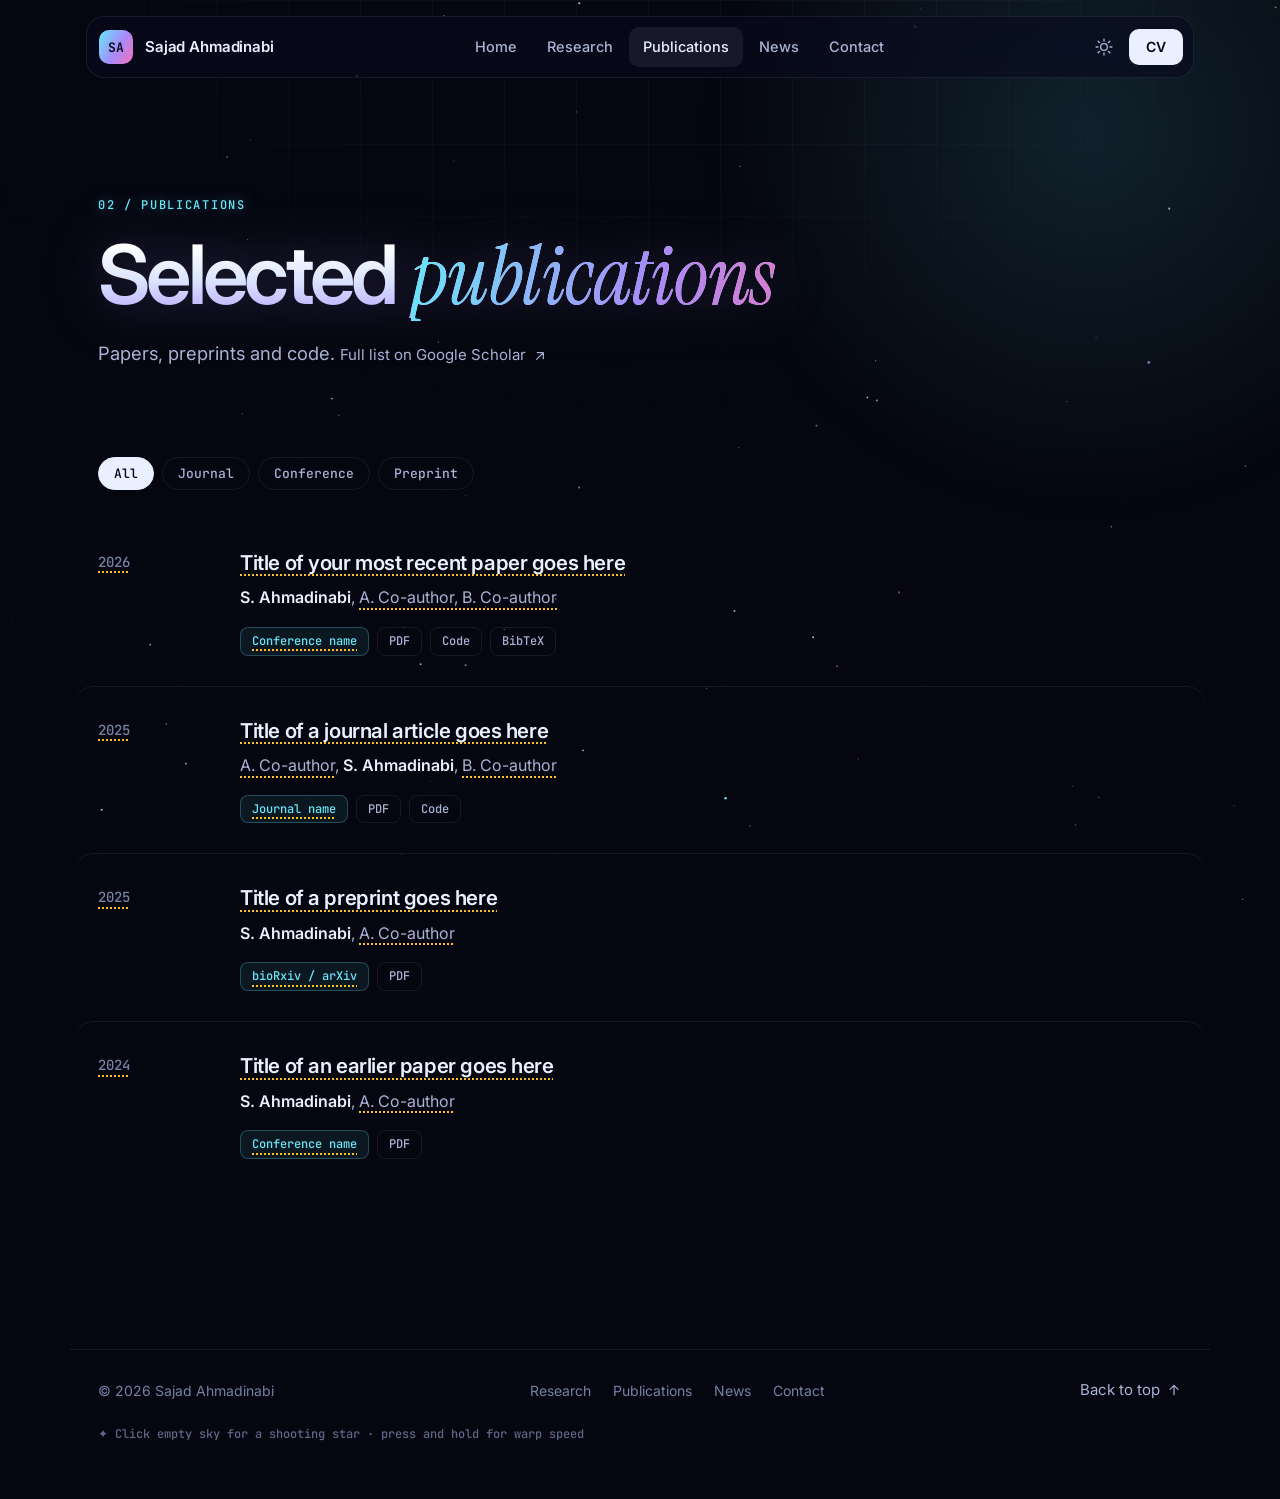
<file: publications.html>
<!DOCTYPE html>
<html lang="en" data-theme="dark">
<head>
  <meta charset="utf-8">
  <meta name="viewport" content="width=device-width, initial-scale=1">
  <title>Publications · Sajad Ahmadinabi</title>
  <meta name="description" content="Publications by Sajad Ahmadinabi.">
  <meta name="theme-color" content="#05060f">
  <meta property="og:type" content="website">
  <meta property="og:title" content="Publications · Sajad Ahmadinabi">
  <meta property="og:url" content="https://sajadahmadi14.github.io/publications.html">
  <script>
    (function () {
      var root = document.documentElement;
      root.classList.add('js');
      try { var t = localStorage.getItem('theme'); if (t) root.dataset.theme = t; } catch (e) {}
    })();
  </script>
  <link rel="icon" href="favicon.svg" type="image/svg+xml">
  <link rel="preconnect" href="https://fonts.googleapis.com">
  <link rel="preconnect" href="https://fonts.gstatic.com" crossorigin>
  <link href="https://fonts.googleapis.com/css2?family=Inter:wght@400;500;600;700&family=Instrument+Serif:ital@0;1&family=JetBrains+Mono:wght@400;500&display=swap" rel="stylesheet">
  <link rel="stylesheet" href="style.css?v=7">
  <script src="script.js?v=7" defer></script>
</head>
<body id="top">
  <div class="bg-grid" aria-hidden="true"></div>
  <canvas id="space" class="space-bg" aria-hidden="true"></canvas>

  <header class="nav-wrap">
    <nav class="nav" aria-label="Main">
      <a href="index.html" class="logo" aria-label="Home">
        <span class="logo-mark">SA</span>
        <span class="logo-text">Sajad Ahmadinabi</span>
      </a>
      <div class="nav-links" id="nav-links">
        <a href="index.html">Home</a>
        <a href="research.html">Research</a>
        <a href="publications.html" aria-current="page">Publications</a>
        <a href="news.html">News</a>
        <a href="contact.html">Contact</a>
      </div>
      <div class="nav-actions">
        <button class="icon-btn" id="theme-toggle" type="button" aria-label="Switch between light and dark mode">
          <svg class="icon-sun" viewBox="0 0 24 24" aria-hidden="true"><circle cx="12" cy="12" r="4.5"/><path d="M12 1.5v2.5M12 20v2.5M4.2 4.2l1.8 1.8M18 18l1.8 1.8M1.5 12H4M20 12h2.5M4.2 19.8 6 18M18 6l1.8-1.8"/></svg>
          <svg class="icon-moon" viewBox="0 0 24 24" aria-hidden="true"><path d="M21 12.8A9 9 0 1 1 11.2 3a7 7 0 0 0 9.8 9.8z"/></svg>
        </button>
        <a class="btn btn-small" href="cv.pdf">CV</a>
        <button class="icon-btn menu-btn" id="menu-toggle" type="button" aria-label="Open menu" aria-expanded="false" aria-controls="nav-links">
          <svg viewBox="0 0 24 24" aria-hidden="true"><path d="M4 7h16M4 12h16M4 17h16"/></svg>
        </button>
      </div>
    </nav>
  </header>

  <main>
    <header class="page-hero">
      <div class="hero-glow glow-a" aria-hidden="true"></div>
      <div class="container">
        <span class="section-num reveal">02 / Publications</span>
        <h1 class="page-title reveal" style="--d:1">Selected <em>publications</em></h1>
        <p class="page-sub reveal" style="--d:2">
          Papers, preprints and code.
          <a class="text-link" href="#">Full list on Google Scholar <svg viewBox="0 0 24 24" aria-hidden="true"><path d="M7 17 17 7M8 7h9v9"/></svg></a>
        </p>
      </div>
    </header>

    <section class="section section-tight" aria-label="Publication list">
      <div class="container">
        <div class="filters reveal" role="group" aria-label="Filter by type">
          <button class="filter is-active" type="button" data-filter="all" aria-pressed="true">All</button>
          <button class="filter" type="button" data-filter="journal" aria-pressed="false">Journal</button>
          <button class="filter" type="button" data-filter="conference" aria-pressed="false">Conference</button>
          <button class="filter" type="button" data-filter="preprint" aria-pressed="false">Preprint</button>
        </div>

        <!-- Copy an <li class="pub"> block for each paper. Set data-type to journal, conference or preprint. -->
        <ol class="pubs">
          <li class="pub reveal" data-type="conference">
            <span class="pub-year todo">2026</span>
            <div>
              <h3 class="pub-title"><a href="#" class="todo">Title of your most recent paper goes here</a></h3>
              <p class="pub-authors"><strong>S. Ahmadinabi</strong>, <span class="todo">A. Co-author, B. Co-author</span></p>
              <div class="pub-meta">
                <span class="venue todo">Conference name</span>
                <a class="chip" href="#">PDF</a>
                <a class="chip" href="#">Code</a>
                <a class="chip" href="#">BibTeX</a>
              </div>
            </div>
          </li>

          <li class="pub reveal" data-type="journal">
            <span class="pub-year todo">2025</span>
            <div>
              <h3 class="pub-title"><a href="#" class="todo">Title of a journal article goes here</a></h3>
              <p class="pub-authors"><span class="todo">A. Co-author</span>, <strong>S. Ahmadinabi</strong>, <span class="todo">B. Co-author</span></p>
              <div class="pub-meta">
                <span class="venue todo">Journal name</span>
                <a class="chip" href="#">PDF</a>
                <a class="chip" href="#">Code</a>
              </div>
            </div>
          </li>

          <li class="pub reveal" data-type="preprint">
            <span class="pub-year todo">2025</span>
            <div>
              <h3 class="pub-title"><a href="#" class="todo">Title of a preprint goes here</a></h3>
              <p class="pub-authors"><strong>S. Ahmadinabi</strong>, <span class="todo">A. Co-author</span></p>
              <div class="pub-meta">
                <span class="venue todo">bioRxiv / arXiv</span>
                <a class="chip" href="#">PDF</a>
              </div>
            </div>
          </li>

          <li class="pub reveal" data-type="conference">
            <span class="pub-year todo">2024</span>
            <div>
              <h3 class="pub-title"><a href="#" class="todo">Title of an earlier paper goes here</a></h3>
              <p class="pub-authors"><strong>S. Ahmadinabi</strong>, <span class="todo">A. Co-author</span></p>
              <div class="pub-meta">
                <span class="venue todo">Conference name</span>
                <a class="chip" href="#">PDF</a>
              </div>
            </div>
          </li>
        </ol>
      </div>
    </section>
  </main>

  <footer class="footer">
    <div class="container footer-inner">
      <span>© 2026 Sajad Ahmadinabi</span>
      <nav class="footer-links" aria-label="Footer">
        <a href="research.html">Research</a>
        <a href="publications.html">Publications</a>
        <a href="news.html">News</a>
        <a href="contact.html">Contact</a>
      </nav>
      <a href="#top" class="text-link">Back to top
        <svg viewBox="0 0 24 24" aria-hidden="true"><path d="M12 19V5M6 11l6-6 6 6"/></svg>
      </a>
    </div>
    <p class="container sky-hint">✦ Click empty sky for a shooting star · press and hold for warp speed</p>
  </footer>
</body>
</html>
</file>
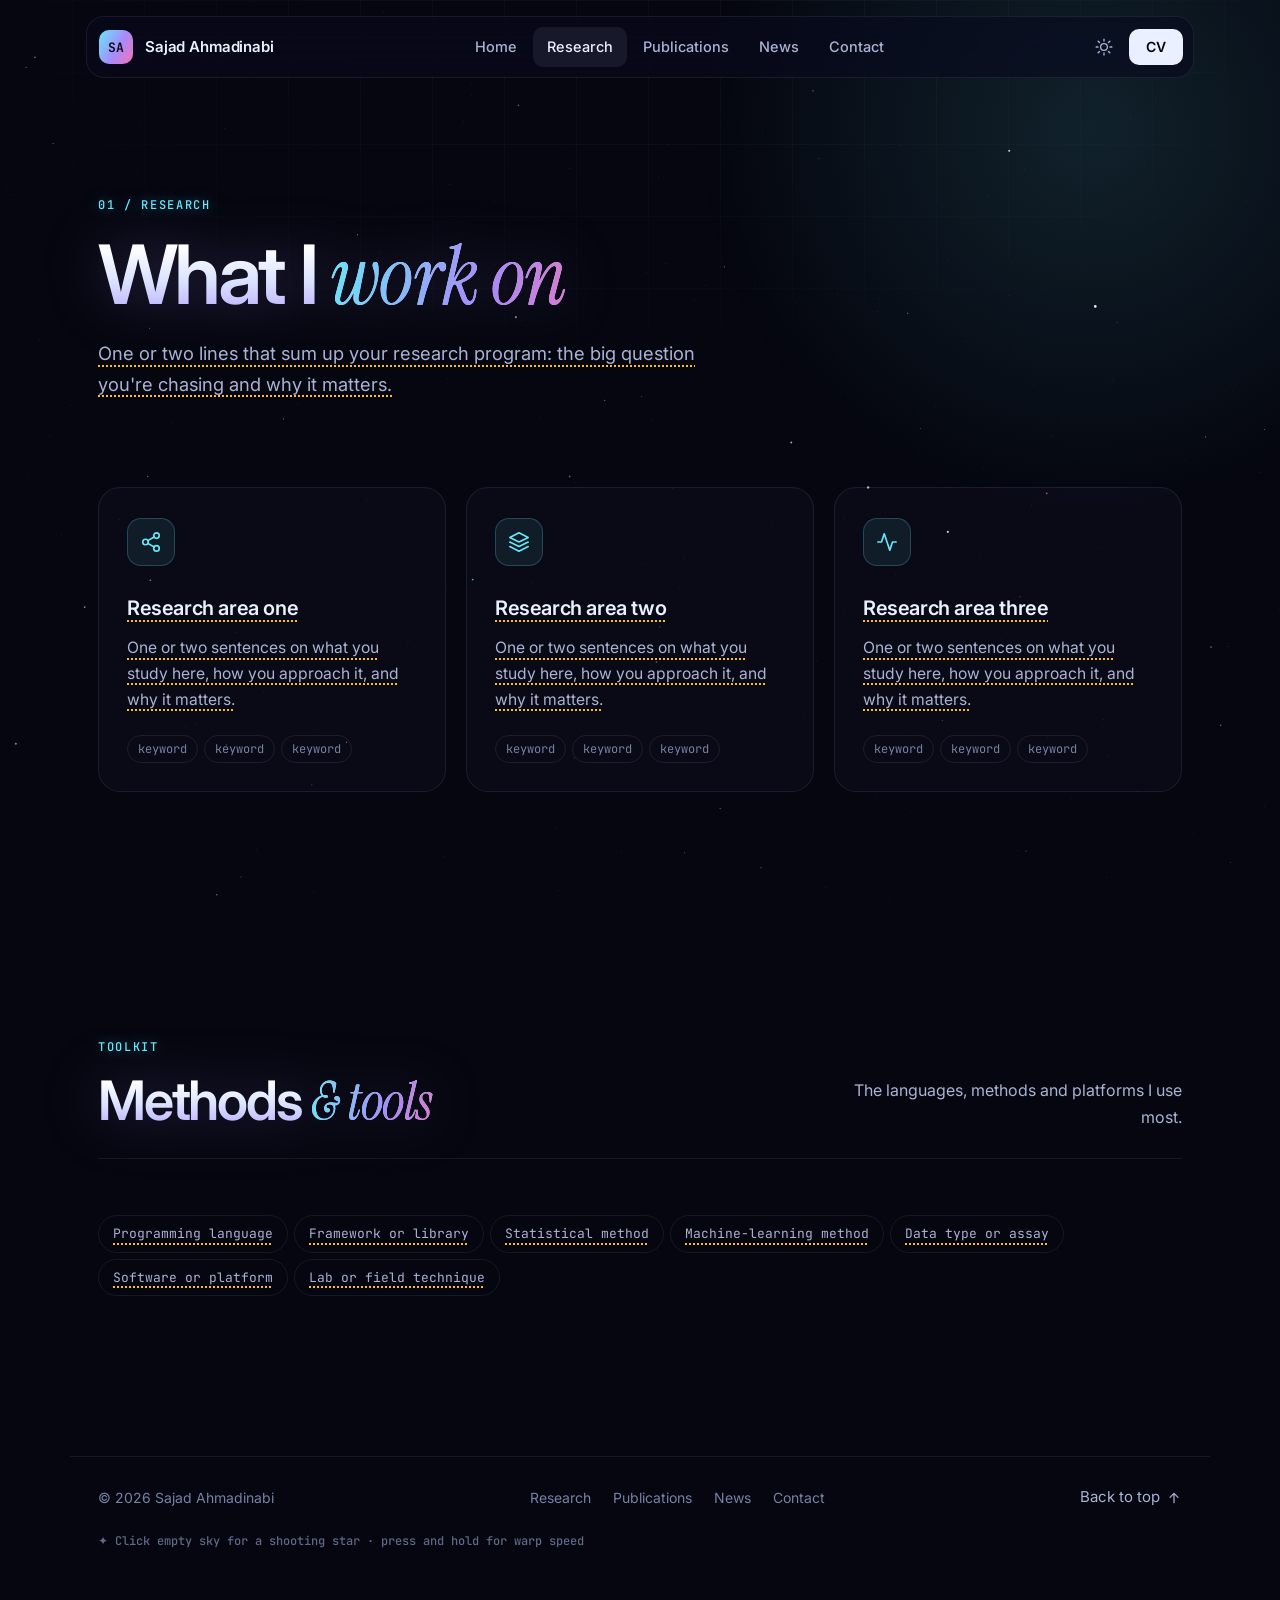
<file: research.html>
<!DOCTYPE html>
<html lang="en" data-theme="dark">
<head>
  <meta charset="utf-8">
  <meta name="viewport" content="width=device-width, initial-scale=1">
  <title>Research · Sajad Ahmadinabi</title>
  <meta name="description" content="Research by Sajad Ahmadinabi.">
  <meta name="theme-color" content="#05060f">
  <meta property="og:type" content="website">
  <meta property="og:title" content="Research · Sajad Ahmadinabi">
  <meta property="og:url" content="https://sajadahmadi14.github.io/research.html">
  <script>
    (function () {
      var root = document.documentElement;
      root.classList.add('js');
      try { var t = localStorage.getItem('theme'); if (t) root.dataset.theme = t; } catch (e) {}
    })();
  </script>
  <link rel="icon" href="favicon.svg" type="image/svg+xml">
  <link rel="preconnect" href="https://fonts.googleapis.com">
  <link rel="preconnect" href="https://fonts.gstatic.com" crossorigin>
  <link href="https://fonts.googleapis.com/css2?family=Inter:wght@400;500;600;700&family=Instrument+Serif:ital@0;1&family=JetBrains+Mono:wght@400;500&display=swap" rel="stylesheet">
  <link rel="stylesheet" href="style.css?v=7">
  <script src="script.js?v=7" defer></script>
</head>
<body id="top">
  <div class="bg-grid" aria-hidden="true"></div>
  <canvas id="space" class="space-bg" aria-hidden="true"></canvas>

  <header class="nav-wrap">
    <nav class="nav" aria-label="Main">
      <a href="index.html" class="logo" aria-label="Home">
        <span class="logo-mark">SA</span>
        <span class="logo-text">Sajad Ahmadinabi</span>
      </a>
      <div class="nav-links" id="nav-links">
        <a href="index.html">Home</a>
        <a href="research.html" aria-current="page">Research</a>
        <a href="publications.html">Publications</a>
        <a href="news.html">News</a>
        <a href="contact.html">Contact</a>
      </div>
      <div class="nav-actions">
        <button class="icon-btn" id="theme-toggle" type="button" aria-label="Switch between light and dark mode">
          <svg class="icon-sun" viewBox="0 0 24 24" aria-hidden="true"><circle cx="12" cy="12" r="4.5"/><path d="M12 1.5v2.5M12 20v2.5M4.2 4.2l1.8 1.8M18 18l1.8 1.8M1.5 12H4M20 12h2.5M4.2 19.8 6 18M18 6l1.8-1.8"/></svg>
          <svg class="icon-moon" viewBox="0 0 24 24" aria-hidden="true"><path d="M21 12.8A9 9 0 1 1 11.2 3a7 7 0 0 0 9.8 9.8z"/></svg>
        </button>
        <a class="btn btn-small" href="cv.pdf">CV</a>
        <button class="icon-btn menu-btn" id="menu-toggle" type="button" aria-label="Open menu" aria-expanded="false" aria-controls="nav-links">
          <svg viewBox="0 0 24 24" aria-hidden="true"><path d="M4 7h16M4 12h16M4 17h16"/></svg>
        </button>
      </div>
    </nav>
  </header>

  <main>
    <header class="page-hero">
      <div class="hero-glow glow-a" aria-hidden="true"></div>
      <div class="container">
        <span class="section-num reveal">01 / Research</span>
        <h1 class="page-title reveal" style="--d:1">What I <em>work on</em></h1>
        <p class="page-sub reveal" style="--d:2"><span class="todo">One or two lines that sum up your research program: the big question you're chasing and why it matters.</span></p>
      </div>
    </header>

    <section class="section section-tight" aria-label="Research areas">
      <div class="container">
        <div class="cards">
          <article class="card reveal">
            <div class="card-icon">
              <svg viewBox="0 0 24 24" aria-hidden="true"><circle cx="18" cy="5" r="3"/><circle cx="6" cy="12" r="3"/><circle cx="18" cy="19" r="3"/><path d="m8.6 13.5 6.8 4M15.4 6.5l-6.8 4"/></svg>
            </div>
            <h3 class="todo">Research area one</h3>
            <p class="todo">One or two sentences on what you study here, how you approach it, and why it matters.</p>
            <ul class="tags"><li>keyword</li><li>keyword</li><li>keyword</li></ul>
          </article>

          <article class="card reveal" style="--d:1">
            <div class="card-icon">
              <svg viewBox="0 0 24 24" aria-hidden="true"><path d="M12 2 2 7l10 5 10-5-10-5zM2 17l10 5 10-5M2 12l10 5 10-5"/></svg>
            </div>
            <h3 class="todo">Research area two</h3>
            <p class="todo">One or two sentences on what you study here, how you approach it, and why it matters.</p>
            <ul class="tags"><li>keyword</li><li>keyword</li><li>keyword</li></ul>
          </article>

          <article class="card reveal" style="--d:2">
            <div class="card-icon">
              <svg viewBox="0 0 24 24" aria-hidden="true"><path d="M22 12h-4l-3 9L9 3l-3 9H2"/></svg>
            </div>
            <h3 class="todo">Research area three</h3>
            <p class="todo">One or two sentences on what you study here, how you approach it, and why it matters.</p>
            <ul class="tags"><li>keyword</li><li>keyword</li><li>keyword</li></ul>
          </article>
        </div>
      </div>
    </section>

    <section class="section" aria-labelledby="tools-title">
      <div class="container">
        <div class="section-head reveal">
          <div>
            <span class="section-num">Toolkit</span>
            <h2 id="tools-title">Methods <em>&amp; tools</em></h2>
          </div>
          <p class="section-sub">The languages, methods and platforms I use most.</p>
        </div>
        <!-- Replace each item with a real tool or method -->
        <ul class="tags tags-lg reveal">
          <li class="todo">Programming language</li>
          <li class="todo">Framework or library</li>
          <li class="todo">Statistical method</li>
          <li class="todo">Machine-learning method</li>
          <li class="todo">Data type or assay</li>
          <li class="todo">Software or platform</li>
          <li class="todo">Lab or field technique</li>
        </ul>
      </div>
    </section>
  </main>

  <footer class="footer">
    <div class="container footer-inner">
      <span>© 2026 Sajad Ahmadinabi</span>
      <nav class="footer-links" aria-label="Footer">
        <a href="research.html">Research</a>
        <a href="publications.html">Publications</a>
        <a href="news.html">News</a>
        <a href="contact.html">Contact</a>
      </nav>
      <a href="#top" class="text-link">Back to top
        <svg viewBox="0 0 24 24" aria-hidden="true"><path d="M12 19V5M6 11l6-6 6 6"/></svg>
      </a>
    </div>
    <p class="container sky-hint">✦ Click empty sky for a shooting star · press and hold for warp speed</p>
  </footer>
</body>
</html>
</file>
<file: style.css>
/* =========================================================
   Theme: change colors here to restyle the whole site
   ========================================================= */
/* "Nebula" palette: starlight text, cyan / violet / pink accents */
:root,
[data-theme="dark"] {
  --bg: #05060f;                /* deep space navy */
  --bg-2: #0c0e1f;
  --surface: rgba(167, 139, 250, 0.035);
  --surface-2: rgba(199, 210, 254, 0.08);
  --border: rgba(199, 210, 254, 0.09);
  --border-strong: rgba(199, 210, 254, 0.18);
  --text: #eaf0ff;              /* starlight white */
  --muted: #aab3d4;             /* lavender grey */
  --faint: #7681a6;
  --accent-1: #67e8f9;          /* cyan */
  --accent-2: #a78bfa;          /* violet */
  --accent-3: #f472b6;          /* nebula pink */
  --on-accent: #0a0618;
  --node: 103, 232, 249;        /* cyan, as r, g, b (rings, glows, highlights) */
  --star: 255, 255, 255;        /* starfield colour */
  --glow-a: rgba(103, 232, 249, 0.12);
  --glow-b: rgba(167, 139, 250, 0.16);
  --nav-bg: rgba(10, 10, 28, 0.62);
  --shadow: 0 30px 80px -30px rgba(0, 0, 0, 0.75);
  --todo-line: #fbbf24;
  --title-grad: linear-gradient(180deg, #ffffff 15%, #dbe4ff 55%, #b9a8ff 100%);
  --title-glow: drop-shadow(0 0 28px rgba(167, 139, 250, 0.28));
  --label-glow: 0 0 14px rgba(103, 232, 249, 0.55);
}

[data-theme="light"] {
  --bg: #f5f6fb;
  --bg-2: #ffffff;
  --surface: rgba(255, 255, 255, 0.75);
  --surface-2: #ffffff;
  --border: rgba(30, 27, 75, 0.09);
  --border-strong: rgba(30, 27, 75, 0.18);
  --text: #0d0f26;
  --muted: #4a4f72;
  --faint: #737899;
  --accent-1: #0891b2;
  --accent-2: #7c3aed;
  --accent-3: #db2777;
  --on-accent: #ffffff;
  --node: 8, 145, 178;
  --star: 49, 46, 129;
  --glow-a: rgba(8, 145, 178, 0.10);
  --glow-b: rgba(124, 58, 237, 0.10);
  --nav-bg: rgba(245, 246, 251, 0.75);
  --shadow: 0 30px 70px -34px rgba(30, 27, 75, 0.35);
  --todo-line: #d97706;
  --title-grad: linear-gradient(180deg, #0d0f26 30%, #3b2f86 100%);
  --title-glow: none;
  --label-glow: none;
}

:root {
  --grad: linear-gradient(120deg, var(--accent-1), var(--accent-2) 55%, var(--accent-3));
  /* Shimmering gradient for highlighted words (wraps back to cyan so it can slide) */
  --grad-text: linear-gradient(100deg, var(--accent-1), var(--accent-2) 30%, var(--accent-3) 55%, var(--accent-2) 75%, var(--accent-1));
  --sans: "Inter", -apple-system, BlinkMacSystemFont, "Segoe UI", Roboto, Arial, sans-serif;
  --serif: "Instrument Serif", "Iowan Old Style", Georgia, serif;
  --mono: "JetBrains Mono", ui-monospace, SFMono-Regular, Menlo, monospace;
  --ease: cubic-bezier(0.2, 0.7, 0.2, 1);
}

/* Smooth fade between pages (supported browsers) */
@view-transition { navigation: auto; }
::view-transition-old(root),
::view-transition-new(root) { animation-duration: 0.35s; }

/* =========================================================
   Base
   ========================================================= */
*,
*::before,
*::after { box-sizing: border-box; }

html {
  scroll-behavior: smooth;
  scroll-padding-top: 96px;
  -webkit-text-size-adjust: 100%;
}

body {
  margin: 0;
  background: var(--bg);
  color: var(--text);
  font: 16px/1.65 var(--sans);
  -webkit-font-smoothing: antialiased;
  -moz-osx-font-smoothing: grayscale;
  transition: background-color 0.4s var(--ease), color 0.4s var(--ease);
}

::selection { background: rgba(167, 139, 250, 0.35); }

a { color: inherit; text-decoration: none; }

/* Line icons. Illustrations use class="art" and are left alone. */
svg:not(.art) {
  width: 18px;
  height: 18px;
  fill: none;
  stroke: currentColor;
  stroke-width: 1.8;
  stroke-linecap: round;
  stroke-linejoin: round;
  flex-shrink: 0;
}

:focus-visible {
  outline: 2px solid var(--accent-1);
  outline-offset: 3px;
  border-radius: 6px;
}

.container {
  width: 100%;
  max-width: 1140px;
  margin: 0 auto;
  padding: 0 28px;
}

/* Placeholder marker: remove class="todo" once real content is in */
.todo {
  text-decoration: underline dotted var(--todo-line);
  text-decoration-thickness: 1.5px;
  text-underline-offset: 5px;
}

/* Highlighted words: cyan → violet → pink nebula that slowly shimmers */
.gradient-text,
h1 em,
h2 em {
  background: var(--grad-text);
  background-size: 220% 100%;
  -webkit-background-clip: text;
  background-clip: text;
  color: transparent;
  animation: nebula 9s ease-in-out infinite alternate;
}
@keyframes nebula {
  from { background-position: 0% 50%; }
  to { background-position: 100% 50%; }
}

/* Starfield behind every page (drawn by script.js) */
.space-bg {
  position: fixed;
  inset: 0;
  z-index: -1;
  width: 100%;
  height: 100%;
  pointer-events: none;
}

/* Warp speed: content eases back a little while the stars streak */
.hero-inner,
.page-hero .container { transition: transform 0.7s var(--ease); }
.warping .hero-inner,
.warping .page-hero .container { transform: scale(0.975); }

/* Subtle grid behind the top of the page */
.bg-grid {
  position: fixed;
  inset: 0;
  z-index: -1;
  pointer-events: none;
  background-image:
    linear-gradient(var(--border) 1px, transparent 1px),
    linear-gradient(90deg, var(--border) 1px, transparent 1px);
  background-size: 72px 72px;
  -webkit-mask-image: radial-gradient(ellipse 90% 70% at 50% 0%, #000 20%, transparent 70%);
  mask-image: radial-gradient(ellipse 90% 70% at 50% 0%, #000 20%, transparent 70%);
  opacity: 0.45;
}

/* =========================================================
   Buttons & links
   ========================================================= */
.btn {
  display: inline-flex;
  align-items: center;
  gap: 10px;
  height: 48px;
  padding: 0 22px;
  border-radius: 12px;
  border: 1px solid transparent;
  font: 500 15px/1 var(--sans);
  cursor: pointer;
  white-space: nowrap;
  transition: transform 0.25s var(--ease), box-shadow 0.25s var(--ease),
              border-color 0.25s var(--ease), background-color 0.25s var(--ease), filter 0.25s var(--ease);
}
.btn svg { width: 17px; height: 17px; }
.btn:hover { transform: translateY(-2px); }

.btn-primary {
  background: var(--grad);
  color: var(--on-accent);
  font-weight: 600;
  box-shadow: 0 10px 30px -10px rgba(var(--node), 0.55);
}
.btn-primary:hover {
  box-shadow: 0 16px 40px -12px rgba(var(--node), 0.7);
  filter: brightness(1.06);
}
.btn-primary svg { transition: transform 0.25s var(--ease); }
.btn-primary:hover svg { transform: translateX(3px); }

.btn-ghost {
  background: var(--surface);
  border-color: var(--border-strong);
  color: var(--text);
  -webkit-backdrop-filter: blur(8px);
  backdrop-filter: blur(8px);
}
.btn-ghost:hover { border-color: rgba(var(--node), 0.6); }

.btn-small {
  height: 36px;
  padding: 0 16px;
  border-radius: 10px;
  font-size: 14px;
  font-weight: 600;
  background: var(--text);
  color: var(--bg);
}

.icon-btn {
  display: inline-grid;
  place-items: center;
  width: 38px;
  height: 38px;
  border-radius: 10px;
  border: 1px solid transparent;
  background: transparent;
  color: var(--muted);
  cursor: pointer;
  transition: color 0.2s, background-color 0.2s, border-color 0.2s;
}
.icon-btn:hover { color: var(--text); background: var(--surface-2); border-color: var(--border); }

[data-theme="dark"] .icon-moon,
[data-theme="light"] .icon-sun { display: none; }

.text-link {
  display: inline-flex;
  align-items: center;
  gap: 6px;
  color: var(--muted);
  font-size: 15px;
  transition: color 0.2s;
}
.text-link svg { width: 16px; height: 16px; transition: transform 0.25s var(--ease); }
.text-link:hover { color: var(--accent-1); text-shadow: var(--label-glow); }
.text-link:hover svg { transform: translate(2px, -2px); }

/* =========================================================
   Navigation
   ========================================================= */
.nav-wrap {
  position: fixed;
  top: 16px;
  left: 0;
  right: 0;
  z-index: 50;
  padding: 0 16px;
}

.nav {
  position: relative;
  display: flex;
  align-items: center;
  justify-content: space-between;
  gap: 16px;
  max-width: 1108px;
  height: 62px;
  margin: 0 auto;
  padding: 0 10px 0 12px;
  border-radius: 18px;
  border: 1px solid var(--border);
  background: var(--nav-bg);
  -webkit-backdrop-filter: blur(16px) saturate(150%);
  backdrop-filter: blur(16px) saturate(150%);
  transition: box-shadow 0.3s var(--ease), border-color 0.3s var(--ease);
  view-transition-name: site-nav;
}
.nav.scrolled { box-shadow: var(--shadow); border-color: var(--border-strong); }

.logo { display: flex; align-items: center; gap: 12px; font-weight: 600; font-size: 15px; letter-spacing: -0.01em; }
.logo-mark {
  display: grid;
  place-items: center;
  width: 34px;
  height: 34px;
  border-radius: 10px;
  background: var(--grad);
  color: var(--on-accent);
  font: 600 13px/1 var(--mono);
  letter-spacing: 0;
}

.nav-links { display: flex; gap: 2px; }
.nav-links a {
  padding: 8px 14px;
  border-radius: 10px;
  color: var(--muted);
  font-size: 14.5px;
  font-weight: 500;
  transition: color 0.2s, background-color 0.2s;
}
.nav-links a:hover { color: var(--text); }
.nav-links a[aria-current="page"] { color: var(--text); background: var(--surface-2); }

.nav-actions { display: flex; align-items: center; gap: 6px; }
.menu-btn { display: none; }

/* =========================================================
   Home hero
   ========================================================= */
.hero {
  position: relative;
  min-height: 100vh;
  min-height: 100svh;
  display: flex;
  align-items: center;
  padding: 150px 0 120px;
  overflow: hidden;
}

.hero-glow {
  position: absolute;
  border-radius: 50%;
  pointer-events: none;
}
.glow-a {
  width: 900px; height: 900px;
  right: -260px; top: -320px;
  background: radial-gradient(circle, var(--glow-a) 0%, transparent 62%);
}
.glow-b {
  width: 800px; height: 800px;
  left: -340px; bottom: -420px;
  background: radial-gradient(circle, var(--glow-b) 0%, transparent 62%);
}

.hero-inner {
  position: relative;
  display: grid;
  grid-template-columns: minmax(0, 1.4fr) minmax(0, 1fr);
  gap: 72px;
  align-items: center;
}

.eyebrow {
  display: inline-flex;
  align-items: center;
  gap: 4px;
  margin: 0;
  padding: 7px 16px 7px 12px;
  border-radius: 999px;
  border: 1px solid var(--border);
  background: var(--surface);
  color: var(--muted);
  font: 500 13px/1.4 var(--mono);
  -webkit-backdrop-filter: blur(8px);
  backdrop-filter: blur(8px);
}

.pulse {
  position: relative;
  width: 8px;
  height: 8px;
  margin-right: 8px;
  border-radius: 50%;
  background: var(--accent-1);
}
.pulse::after {
  content: "";
  position: absolute;
  inset: 0;
  border-radius: 50%;
  background: var(--accent-1);
  animation: pulse 2.2s var(--ease) infinite;
}
@keyframes pulse {
  0% { transform: scale(1); opacity: 0.7; }
  100% { transform: scale(3.2); opacity: 0; }
}

h1 {
  margin: 30px 0 26px;
  font-size: clamp(3.2rem, 7.6vw, 6.4rem);
  line-height: 0.95;
  font-weight: 600;
  letter-spacing: -0.05em;
}

/* Titles glow like starlight: white fading to lavender */
h1,
h2 {
  background: var(--title-grad);
  -webkit-background-clip: text;
  background-clip: text;
  color: transparent;
  filter: var(--title-glow);
}

.tagline {
  max-width: 30ch;
  margin: 0 0 18px;
  font-size: clamp(1.3rem, 2.3vw, 1.7rem);
  line-height: 1.3;
  letter-spacing: -0.015em;
}
.tagline em {
  font-family: var(--serif);
  font-style: italic;
  font-weight: 400;
  font-size: 1.15em;
  letter-spacing: 0;
  padding-right: 0.06em;
}

.lead {
  max-width: 54ch;
  margin: 0 0 36px;
  color: var(--muted);
  font-size: 1.08rem;
}

.hero-cta { display: flex; flex-wrap: wrap; gap: 12px; }

.socials {
  display: flex;
  flex-wrap: wrap;
  gap: 10px 26px;
  margin: 40px 0 0;
  padding: 0;
  list-style: none;
}
.socials a {
  display: inline-flex;
  align-items: center;
  gap: 4px;
  color: var(--muted);
  font-size: 14.5px;
  font-weight: 500;
  transition: color 0.2s;
}
.socials a svg { width: 14px; height: 14px; opacity: 0.6; transition: transform 0.25s var(--ease), opacity 0.2s; }
.socials a:hover { color: var(--accent-1); text-shadow: var(--label-glow); }
.socials a:hover svg { transform: translate(2px, -2px); opacity: 1; }

/* ---------- Space hero: orbiting planet (the starfield is .space-bg) ---------- */

.hero-space .hero-inner {
  grid-template-columns: minmax(0, 1.2fr) minmax(0, 1fr);
  gap: 40px;
}

.orbit-wrap {
  justify-self: start;
  width: min(116%, 590px);
}

.orbit-system {
  position: relative;
  width: 100%;
  aspect-ratio: 600 / 380;
  will-change: transform;
}

.orbit-rings {
  position: absolute;
  inset: 0;
  width: 100%;
  height: 100%;
  overflow: visible;
  pointer-events: none;
}
.orbit-back { z-index: 2; }
.orbit-front { z-index: 4; }
.ring-back {
  fill: none;
  stroke: rgba(var(--node), 0.18);
  stroke-width: 1;
  stroke-dasharray: 3 6;
  vector-effect: non-scaling-stroke;
}
.ring-front {
  fill: none;
  stroke: rgba(var(--node), 0.5);
  stroke-width: 1.2;
  vector-effect: non-scaling-stroke;
}


/* Astronaut (you): floats at the centre of the orbits */
.astronaut {
  position: absolute;
  left: 50%;
  top: 50%;
  z-index: 3;
  width: 54%;
  transform: translate(-50%, -38%);   /* helmet centre sits on the orbit centre */
}
.astronaut::before {
  /* soft glow behind the helmet */
  content: "";
  position: absolute;
  left: 50%;
  top: 38%;
  z-index: -1;
  width: 95%;
  aspect-ratio: 1;
  border-radius: 50%;
  transform: translate(-50%, -50%);
  background: radial-gradient(circle, rgba(var(--node), 0.3), transparent 65%);
}
.astronaut > svg {
  display: block;
  width: 100%;
  height: auto;
  overflow: visible;
  transform-origin: 50% 38%;
  animation: drift 8s ease-in-out infinite;
  -webkit-mask-image: linear-gradient(#000 80%, transparent 99%);
  mask-image: linear-gradient(#000 80%, transparent 99%);
}
@keyframes drift {
  0%, 100% { transform: translateY(0) rotate(-2.5deg); }
  50% { transform: translateY(-8px) rotate(2.5deg); }
}
.astro-ph-text {
  font: 500 11px var(--mono);
  fill: #7c8796;
}

/* Speech bubble once the visor is fully up */
.astro-hello {
  position: absolute;
  top: 2%;
  right: -10%;
  padding: 8px 13px;
  border-radius: 14px 14px 14px 4px;
  border: 1px solid rgba(var(--node), 0.45);
  background: var(--bg-2);
  box-shadow: var(--shadow);
  color: var(--text);
  font: 600 13.5px/1 var(--sans);
  white-space: nowrap;
  opacity: 0;
  transform: scale(0.2);
  transform-origin: 0% 100%;
  transition: transform 0.45s cubic-bezier(0.3, 1.6, 0.5, 1), opacity 0.25s;
  pointer-events: none;
}
.orbit-wrap.revealed .astro-hello { opacity: 1; transform: scale(1); }
.hint-visor { transition: opacity 0.4s; }
.orbit-wrap.revealed .hint-visor { opacity: 0; }

/* Orbiting worlds (positioned by script.js) */
.body {
  position: absolute;
  left: 50%;
  top: 50%;
  z-index: 5;
  display: block;
  will-change: transform, opacity;
  border-radius: 50%;
}
.body-dot {
  display: block;
  width: var(--size, 22px);
  height: var(--size, 22px);
  border-radius: 50%;
}
.body-a { --size: 28px; }
.body-a .body-dot {
  background: radial-gradient(circle at 32% 30%, #ccfbf1, #14b8a6 55%, #0f3d3a);
  box-shadow: 0 0 24px rgba(94, 234, 212, 0.5);
}
.body-b { --size: 20px; }
.body-b .body-dot {
  position: relative;
  background: radial-gradient(circle at 32% 30%, #e0e7ff, #6366f1 55%, #1e1b4b);
  box-shadow: 0 0 20px rgba(129, 140, 248, 0.5);
}
.body-b .body-dot::after {
  /* little ring, Saturn-style */
  content: "";
  position: absolute;
  left: -9px;
  right: -9px;
  top: 50%;
  height: 7px;
  margin-top: -3.5px;
  border: 1.5px solid rgba(199, 210, 254, 0.75);
  border-radius: 50%;
  transform: rotate(-22deg);
}
.body-sat { border-radius: 6px; }
.body-sat .sat {
  display: block;
  filter: drop-shadow(0 0 10px rgba(56, 189, 248, 0.45));
  animation: spin 14s linear infinite;
}
@keyframes spin { to { transform: rotate(360deg); } }

.body-label {
  position: absolute;
  left: 50%;
  bottom: calc(100% + 12px);
  padding: 6px 10px;
  border-radius: 8px;
  border: 1px solid rgba(var(--node), 0.4);
  background: var(--bg-2);
  box-shadow: var(--shadow);
  color: var(--text);
  font: 500 12.5px/1.2 var(--mono);
  white-space: nowrap;
  opacity: 0;
  transform: translate(-50%, 4px);
  pointer-events: none;
  transition: opacity 0.25s var(--ease), transform 0.25s var(--ease);
}
.body:hover .body-label,
.body:focus-visible .body-label { opacity: 1; transform: translate(-50%, 0); }
.body:hover,
.body:focus-visible {
  /* beat the inline depth styles from script.js */
  opacity: 1 !important;
  z-index: 6 !important;
}

.space-hint {
  margin: 13% 0 0;      /* room for the astronaut's suit below the orbits */
  text-align: center;
  color: var(--faint);
  font: 500 12px/1.4 var(--mono);
}
.hint-touch { display: none; }
@media (hover: none) {
  .hint-touch { display: inline; }
  .hint-mouse { display: none; }
}

/* Scroll cue */
.scroll-cue {
  position: absolute;
  left: 50%;
  bottom: 32px;
  width: 1px;
  height: 56px;
  background: var(--border-strong);
  overflow: hidden;
}
.scroll-cue span {
  position: absolute;
  left: 0;
  top: -40%;
  width: 1px;
  height: 40%;
  background: var(--accent-1);
  animation: drip 2.2s var(--ease) infinite;
}
@keyframes drip {
  0% { top: -40%; }
  100% { top: 100%; }
}

/* =========================================================
   Inner page header
   ========================================================= */
.page-hero {
  position: relative;
  overflow: hidden;
  overflow: clip visible;   /* clip sideways only, so the glow fades out instead of ending in a hard edge */
  padding: 190px 0 72px;
}
.page-hero .hero-glow { z-index: -1; }
.page-hero .container { position: relative; }

.page-title {
  margin: 18px 0 20px;
  font-size: clamp(2.8rem, 6.4vw, 5.2rem);
  line-height: 1;
  letter-spacing: -0.045em;
}
.page-sub {
  max-width: 54ch;
  margin: 0;
  color: var(--muted);
  font-size: 1.15rem;
}

/* =========================================================
   Sections
   ========================================================= */
.section { position: relative; padding: 120px 0; }
.section-tight { padding-top: 16px; }

.section-head {
  display: flex;
  align-items: flex-end;
  justify-content: space-between;
  gap: 24px;
  margin-bottom: 56px;
  padding-bottom: 28px;
  border-bottom: 1px solid var(--border);
}

.section-num {
  display: inline-block;
  font: 500 12px/1 var(--mono);
  letter-spacing: 0.14em;
  text-transform: uppercase;
  color: var(--accent-1);
  text-shadow: var(--label-glow);
}

h2 {
  margin: 14px 0 0;
  font-size: clamp(2.2rem, 4.6vw, 3.4rem);
  line-height: 1.05;
  font-weight: 600;
  letter-spacing: -0.04em;
}
h1 em,
h2 em {
  font-family: var(--serif);
  font-style: italic;
  font-weight: 400;
  letter-spacing: -0.01em;
  padding-right: 0.06em;
}

.section-sub {
  max-width: 34ch;
  margin: 0;
  color: var(--muted);
  text-align: right;
}

/* Cards (research + explore) */
.cards {
  display: grid;
  grid-template-columns: repeat(3, minmax(0, 1fr));
  gap: 20px;
}

.card {
  position: relative;
  overflow: hidden;
  padding: 30px 28px 28px;
  border-radius: 22px;
  border: 1px solid var(--border);
  background: var(--surface);
  transition: transform 0.35s var(--ease), border-color 0.35s var(--ease), box-shadow 0.35s var(--ease);
}
.card::before {
  content: "";
  position: absolute;
  inset: 0;
  background: radial-gradient(420px circle at var(--mx, 50%) var(--my, 0%), rgba(var(--node), 0.12), transparent 45%);
  opacity: 0;
  transition: opacity 0.35s var(--ease);
  pointer-events: none;
}
.card:hover {
  transform: translateY(-6px);
  border-color: var(--border-strong);
  box-shadow: var(--shadow);
}
.card:hover::before { opacity: 1; }

.card-icon {
  display: grid;
  place-items: center;
  width: 48px;
  height: 48px;
  margin-bottom: 26px;
  border-radius: 14px;
  border: 1px solid rgba(var(--node), 0.22);
  background: rgba(var(--node), 0.08);
  color: var(--accent-1);
}
.card-icon svg { width: 22px; height: 22px; }

.card h3 {
  margin: 0 0 10px;
  font-size: 1.25rem;
  font-weight: 600;
  letter-spacing: -0.02em;
}
.card p { margin: 0 0 22px; color: var(--muted); font-size: 0.98rem; }

.tags { display: flex; flex-wrap: wrap; gap: 6px; margin: 0; padding: 0; list-style: none; }
.tags li {
  padding: 4px 10px;
  border-radius: 999px;
  border: 1px solid var(--border);
  color: var(--faint);
  font: 12px/1.5 var(--mono);
}
.tags-lg li { padding: 8px 14px; font-size: 13px; color: var(--muted); }

.explore {
  display: grid;
  grid-template-columns: repeat(4, minmax(0, 1fr));
  gap: 16px;
}
.explore-card { display: flex; flex-direction: column; min-height: 240px; }
.explore-card p { flex: 1; }
.go {
  display: inline-flex;
  align-items: center;
  gap: 6px;
  color: var(--accent-1);
  font-size: 14px;
  font-weight: 500;
}
.go svg { width: 16px; height: 16px; transition: transform 0.25s var(--ease); }
.explore-card:hover .go svg { transform: translateX(4px); }

/* Publications */
.filters { display: flex; flex-wrap: wrap; gap: 8px; margin-bottom: 28px; }
.filter {
  padding: 9px 15px;
  border-radius: 999px;
  border: 1px solid var(--border);
  background: transparent;
  color: var(--muted);
  font: 500 13px/1 var(--mono);
  cursor: pointer;
  transition: color 0.2s, background-color 0.2s, border-color 0.2s;
}
.filter:hover { color: var(--text); border-color: var(--border-strong); }
.filter.is-active { background: var(--text); border-color: var(--text); color: var(--bg); }

.pubs { margin: 0; padding: 0; list-style: none; }

.pub {
  display: grid;
  grid-template-columns: 110px minmax(0, 1fr);
  gap: 32px;
  margin: 0 -24px;
  padding: 30px 24px;
  border-radius: 20px;
  border-top: 1px solid transparent;
  transition: background-color 0.3s var(--ease), border-color 0.3s var(--ease);
}
.pub[hidden] { display: none; }
.pub + .pub { border-top-color: var(--border); }
.pub:hover,
.pub:hover + .pub { border-top-color: transparent; }
.pub:hover { background: var(--surface); }

.pub-year {
  align-self: start;
  padding-top: 4px;
  color: var(--faint);
  font: 500 14px/1.4 var(--mono);
}

.pub-title {
  margin: 0 0 8px;
  font-size: 1.28rem;
  line-height: 1.35;
  font-weight: 600;
  letter-spacing: -0.02em;
}
.pub-title a { transition: color 0.2s; }
.pub-title a:hover { color: var(--accent-1); }

.pub-authors { margin: 0 0 16px; color: var(--muted); }
.pub-authors strong { color: var(--text); font-weight: 600; }

.pub-meta { display: flex; flex-wrap: wrap; align-items: center; gap: 8px; }

.venue,
.chip {
  padding: 5px 11px;
  border-radius: 8px;
  font: 500 12px/1.4 var(--mono);
}
.venue {
  border: 1px solid rgba(var(--node), 0.25);
  background: rgba(var(--node), 0.08);
  color: var(--accent-1);
}
.chip {
  border: 1px solid var(--border);
  color: var(--muted);
  transition: color 0.2s, border-color 0.2s, background-color 0.2s;
}
.chip:hover { color: var(--text); border-color: var(--border-strong); background: var(--surface-2); }

/* News timeline */
.timeline {
  position: relative;
  margin: 0;
  padding: 0;
  list-style: none;
}
.timeline::before {
  content: "";
  position: absolute;
  left: 141px;
  top: 30px;
  bottom: 30px;
  width: 1px;
  background: linear-gradient(var(--accent-1), var(--border) 40%);
}
.timeline li {
  position: relative;
  display: grid;
  grid-template-columns: 110px minmax(0, 1fr);
  gap: 64px;
  padding: 20px 0;
}
.timeline li::after {
  content: "";
  position: absolute;
  left: 136px;
  top: 28px;
  width: 11px;
  height: 11px;
  border-radius: 50%;
  border: 2px solid var(--accent-1);
  background: var(--bg);
}
.timeline li:first-child::after {
  background: var(--accent-1);
  box-shadow: 0 0 0 6px rgba(var(--node), 0.15);
}
.timeline time {
  padding-top: 2px;
  color: var(--faint);
  font: 500 14px/1.6 var(--mono);
}
.timeline p { margin: 0; font-size: 1.06rem; }

/* Contact */
.contact-card {
  position: relative;
  overflow: hidden;
  padding: clamp(56px, 9vw, 110px) 32px;
  border-radius: 34px;
  border: 1px solid var(--border);
  background:
    radial-gradient(ellipse 60% 80% at 50% 0%, rgba(var(--node), 0.16), transparent 70%),
    radial-gradient(ellipse 50% 60% at 100% 100%, var(--glow-b), transparent 70%),
    var(--surface);
  text-align: center;
}
.contact-card h2 { font-size: clamp(2.6rem, 6.4vw, 4.8rem); margin-bottom: 18px; }
.contact-card p { max-width: 46ch; margin: 0 auto 36px; color: var(--muted); font-size: 1.08rem; }
.contact-actions { display: flex; flex-wrap: wrap; justify-content: center; gap: 12px; }

.contact-grid {
  display: grid;
  grid-template-columns: repeat(3, minmax(0, 1fr));
  gap: 16px;
  margin-top: 16px;
}
.info-card {
  padding: 26px 26px 28px;
  border-radius: 22px;
  border: 1px solid var(--border);
  background: var(--surface);
}
.info-label {
  font: 500 11px/1 var(--mono);
  letter-spacing: 0.08em;
  text-transform: uppercase;
  color: var(--accent-1);
}
.info-card p { margin: 14px 0 0; }
.info-card ul { display: grid; gap: 8px; margin: 14px 0 0; padding: 0; list-style: none; }

/* Footer */
.footer { padding: 40px 0 56px; color: var(--faint); font-size: 14px; }
.footer-inner {
  display: flex;
  flex-wrap: wrap;
  align-items: center;
  justify-content: space-between;
  gap: 16px 28px;
  padding-top: 28px;
  border-top: 1px solid var(--border);
}
.footer-links { display: flex; flex-wrap: wrap; gap: 8px 22px; }
.sky-hint {
  margin: 22px auto 0;
  color: var(--faint);
  font: 500 12px/1.5 var(--mono);
  opacity: 0.8;
}
@media (prefers-reduced-motion: reduce) {
  .sky-hint { display: none; }
}
.footer-links a { transition: color 0.2s; }
.footer-links a:hover { color: var(--text); }

/* =========================================================
   Rocket journey (home page)
   ========================================================= */
.journey {
  /* Always a night sky, even in light mode */
  --text: #eaf0ff;
  --muted: #aab3d4;
  --faint: #7681a6;
  --border: rgba(199, 210, 254, 0.1);
  --accent-1: #67e8f9;
  --accent-2: #a78bfa;
  --accent-3: #f472b6;
  --node: 103, 232, 249;
  --grad-text: linear-gradient(100deg, #67e8f9, #a78bfa 30%, #f472b6 55%, #a78bfa 75%, #67e8f9);
  --title-grad: linear-gradient(180deg, #ffffff 15%, #dbe4ff 55%, #b9a8ff 100%);
  --title-glow: drop-shadow(0 0 28px rgba(167, 139, 250, 0.28));
  --label-glow: 0 0 14px rgba(103, 232, 249, 0.55);
  position: relative;
  height: 380vh;
  color: var(--text);
}

.journey-sticky {
  position: sticky;
  top: 0;
  height: 100vh;
  height: 100svh;
  overflow: hidden;
  background:
    radial-gradient(ellipse 55% 45% at 78% 18%, rgba(167, 139, 250, 0.17), transparent 70%),
    radial-gradient(ellipse 40% 35% at 95% 70%, rgba(244, 114, 182, 0.07), transparent 70%),
    radial-gradient(ellipse 45% 40% at 25% 95%, rgba(103, 232, 249, 0.10), transparent 70%),
    #04050d;
}

.stars {
  position: absolute;
  left: 0;
  top: 0;
  width: 100%;
  height: 130%;
  pointer-events: none;
  will-change: transform;
}

.shooting-star {
  position: absolute;
  width: 150px;
  height: 1.5px;
  border-radius: 2px;
  background: linear-gradient(90deg, transparent, rgba(255, 255, 255, 0.95));
  opacity: 0;
  pointer-events: none;
  animation: shoot 11s linear infinite;
}
.shooting-star.s1 { top: 14%; left: 6%; animation-delay: 2s; }
.shooting-star.s2 { top: 40%; left: 38%; animation-delay: 7.5s; }
@keyframes shoot {
  0% { opacity: 0; transform: translate(0, 0) rotate(18deg); }
  1.5% { opacity: 1; }
  7% { opacity: 0; transform: translate(460px, 150px) rotate(18deg); }
  100% { opacity: 0; transform: translate(460px, 150px) rotate(18deg); }
}

.journey-scene {
  /* Sits to the right of the text column */
  --scene-left: calc(max(0px, (100vw - 1140px) / 2) + 410px);
  position: absolute;
  top: 88px;                      /* clear the floating menu bar */
  left: var(--scene-left);
  width: calc(100% - var(--scene-left));
  height: calc(100% - 88px);
  overflow: visible;
}

.journey-ui {
  position: relative;
  z-index: 1;
  display: flex;
  flex-direction: column;
  justify-content: center;
  height: 100%;
  padding-top: 92px;
  padding-bottom: 20px;
  pointer-events: none;
}
.journey-ui > * { max-width: 440px; }

.journey-head h2 { font-size: clamp(2rem, 3.3vw, 2.7rem); }
.journey-sub { margin: 12px 0 0; color: var(--muted); }

.hud { display: flex; gap: 32px; margin: 22px 0 16px; }
.hud div { min-width: 0; }
.hud dt {
  font: 500 11px/1 var(--mono);
  letter-spacing: 0.08em;
  text-transform: uppercase;
  color: var(--faint);
}
.hud dd {
  margin: 8px 0 0;
  font: 500 20px/1 var(--mono);
  font-variant-numeric: tabular-nums;
  color: var(--text);
}

.mission-log { display: grid; gap: 4px; margin: 0; padding: 0; list-style: none; }
.mission-log li {
  display: grid;
  grid-template-columns: 40px minmax(0, 1fr);
  gap: 10px;
  padding: 10px 14px;
  border-radius: 14px;
  border: 1px solid transparent;
  opacity: 0.4;
  transition: opacity 0.4s var(--ease), background-color 0.4s var(--ease), border-color 0.4s var(--ease);
}
.mission-log li.done { opacity: 0.7; }
.mission-log li.active {
  opacity: 1;
  border-color: rgba(103, 232, 249, 0.35);
  background: rgba(255, 255, 255, 0.04);
}
.ml-num { font: 500 12px/1.9 var(--mono); color: var(--accent-1); }
.mission-log b { display: block; font-size: 15px; font-weight: 600; }
.mission-log p { margin: 2px 0 0; color: var(--muted); font-size: 13.5px; line-height: 1.45; }

@media (max-height: 820px) {
  .journey-sub { display: none; }
}

.journey-hint {
  position: absolute;
  left: 50%;
  bottom: 26px;
  z-index: 1;
  display: flex;
  align-items: center;
  gap: 8px;
  margin: 0;
  transform: translateX(-50%);
  color: var(--muted);
  font: 500 13px/1 var(--mono);
  transition: opacity 0.4s var(--ease);
}
.journey-hint svg { width: 16px; height: 16px; animation: nudge 1.6s ease-in-out infinite; }
.journey.launched .journey-hint { opacity: 0; }
@keyframes nudge {
  0%, 100% { transform: translateY(0); }
  50% { transform: translateY(4px); }
}

/* Illustration parts */
.marker circle {
  fill: #0b1020;
  stroke: rgba(255, 255, 255, 0.4);
  stroke-width: 2;
  transition: fill 0.4s, stroke 0.4s;
}
.marker.passed circle { fill: #67e8f9; stroke: #67e8f9; }
.marker text {
  font: 500 14px var(--mono);
  fill: rgba(255, 255, 255, 0.45);
  transition: fill 0.4s;
}
.marker.passed text { fill: #67e8f9; }

#rocket .flame-wrap {
  opacity: 0;
  transform: scaleY(0.3);
  transform-box: fill-box;
  transform-origin: 50% 0;
  transition: opacity 0.3s, transform 0.3s;
}
.journey.flying #rocket .flame-wrap { opacity: 1; transform: scaleY(1); }
#flame {
  transform-box: fill-box;
  transform-origin: 50% 0;
  animation: flicker 0.12s ease-in-out infinite alternate;
}
@keyframes flicker {
  from { transform: scale(0.94, 0.86); }
  to { transform: scale(1.04, 1.12); }
}

.flag {
  transform: scaleY(0);
  transform-box: fill-box;
  transform-origin: 50% 100%;
  transition: transform 0.5s var(--ease) 0.15s;
}
.journey.landed .flag { transform: scaleY(1); }

.touchdown {
  opacity: 0;
  transform-box: fill-box;
  transform-origin: center;
}
.journey.landed .touchdown { animation: ring 1.4s var(--ease) forwards; }
@keyframes ring {
  0% { opacity: 0.9; transform: scale(0.3); }
  100% { opacity: 0; transform: scale(5); }
}

.moon-glow { opacity: 0.7; transition: opacity 0.8s; }
.journey.landed .moon-glow { opacity: 1; }

/* =========================================================
   Scroll-in animation
   ========================================================= */
.js .reveal {
  opacity: 0;
  transform: translateY(22px);
  transition: opacity 0.9s var(--ease), transform 0.9s var(--ease);
  transition-delay: calc(var(--d, 0) * 90ms);
}
.js .reveal.in { opacity: 1; transform: none; }

@media (prefers-reduced-motion: reduce) {
  @view-transition { navigation: none; }
  html { scroll-behavior: auto; }
  .js .reveal { opacity: 1; transform: none; transition: none; }
  .pulse::after,
  .astronaut > svg,
  .gradient-text,
  h1 em,
  h2 em,
  .body-sat .sat,
  .scroll-cue span,
  .shooting-star,
  #flame,
  .journey-hint svg { animation: none; }
}

/* =========================================================
   Responsive
   ========================================================= */
@media (max-width: 980px) {
  .hero { padding-top: 140px; }
  .hero-inner,
  .hero-space .hero-inner { grid-template-columns: 1fr; gap: 56px; }
  .orbit-wrap { justify-self: center; width: min(100%, 520px); }
  .cards { grid-template-columns: 1fr 1fr; }
  .explore { grid-template-columns: 1fr 1fr; }
  .contact-grid { grid-template-columns: 1fr 1fr; }
  .scroll-cue { display: none; }

  /* Journey: text on top, sky scene below */
  .journey-ui { justify-content: flex-start; padding-top: 104px; }
  .journey-ui > * { max-width: 560px; }
  .journey-sub { display: none; }
  .hud { margin: 14px 0; }
  .mission-log li { display: none; }
  .mission-log li.active {
    display: grid;
    background: rgba(7, 9, 13, 0.72);
    -webkit-backdrop-filter: blur(10px);
    backdrop-filter: blur(10px);
  }
  .journey-scene { left: 0; top: auto; bottom: 0; width: 100%; height: 66%; }
}

@media (max-width: 760px) {
  .container { padding-left: 22px; padding-right: 22px; }

  .menu-btn { display: inline-grid; }
  .nav-links {
    position: absolute;
    top: calc(100% + 8px);
    left: 0;
    right: 0;
    display: none;
    flex-direction: column;
    padding: 8px;
    border-radius: 18px;
    border: 1px solid var(--border-strong);
    background: var(--bg-2);
    box-shadow: var(--shadow);
  }
  .nav.open .nav-links { display: flex; }
  .nav-links a { padding: 12px 14px; font-size: 16px; }

  .hero { padding: 128px 0 80px; }
  .orbit-wrap { width: 100%; }
  .body-a { --size: 22px; }
  .body-b { --size: 16px; }
  .body-sat .sat { width: 30px; height: 18px; }

  .page-hero { padding: 150px 0 48px; }

  .section { padding: 88px 0; }
  .section-tight { padding-top: 8px; }
  .section-head { flex-direction: column; align-items: flex-start; margin-bottom: 36px; }
  .section-sub { text-align: left; }

  .cards,
  .explore,
  .contact-grid { grid-template-columns: 1fr; }
  .explore-card { min-height: 0; }

  .pub { grid-template-columns: 1fr; gap: 8px; margin: 0 -16px; padding: 24px 16px; }

  .timeline::before { left: 5px; }
  .timeline li { grid-template-columns: 1fr; gap: 4px; padding: 16px 0 16px 32px; }
  .timeline li::after { left: 0; top: 22px; }

  .contact-card { border-radius: 26px; padding-left: 22px; padding-right: 22px; }

  .hud { gap: 22px; }
  .hud dd { font-size: 17px; }
}

@media (max-width: 420px) {
  .logo-text { display: none; }
  .hero-cta .btn { flex: 1 1 100%; justify-content: center; }
  .contact-actions .btn { flex: 1 1 100%; justify-content: center; }
}
</file>
